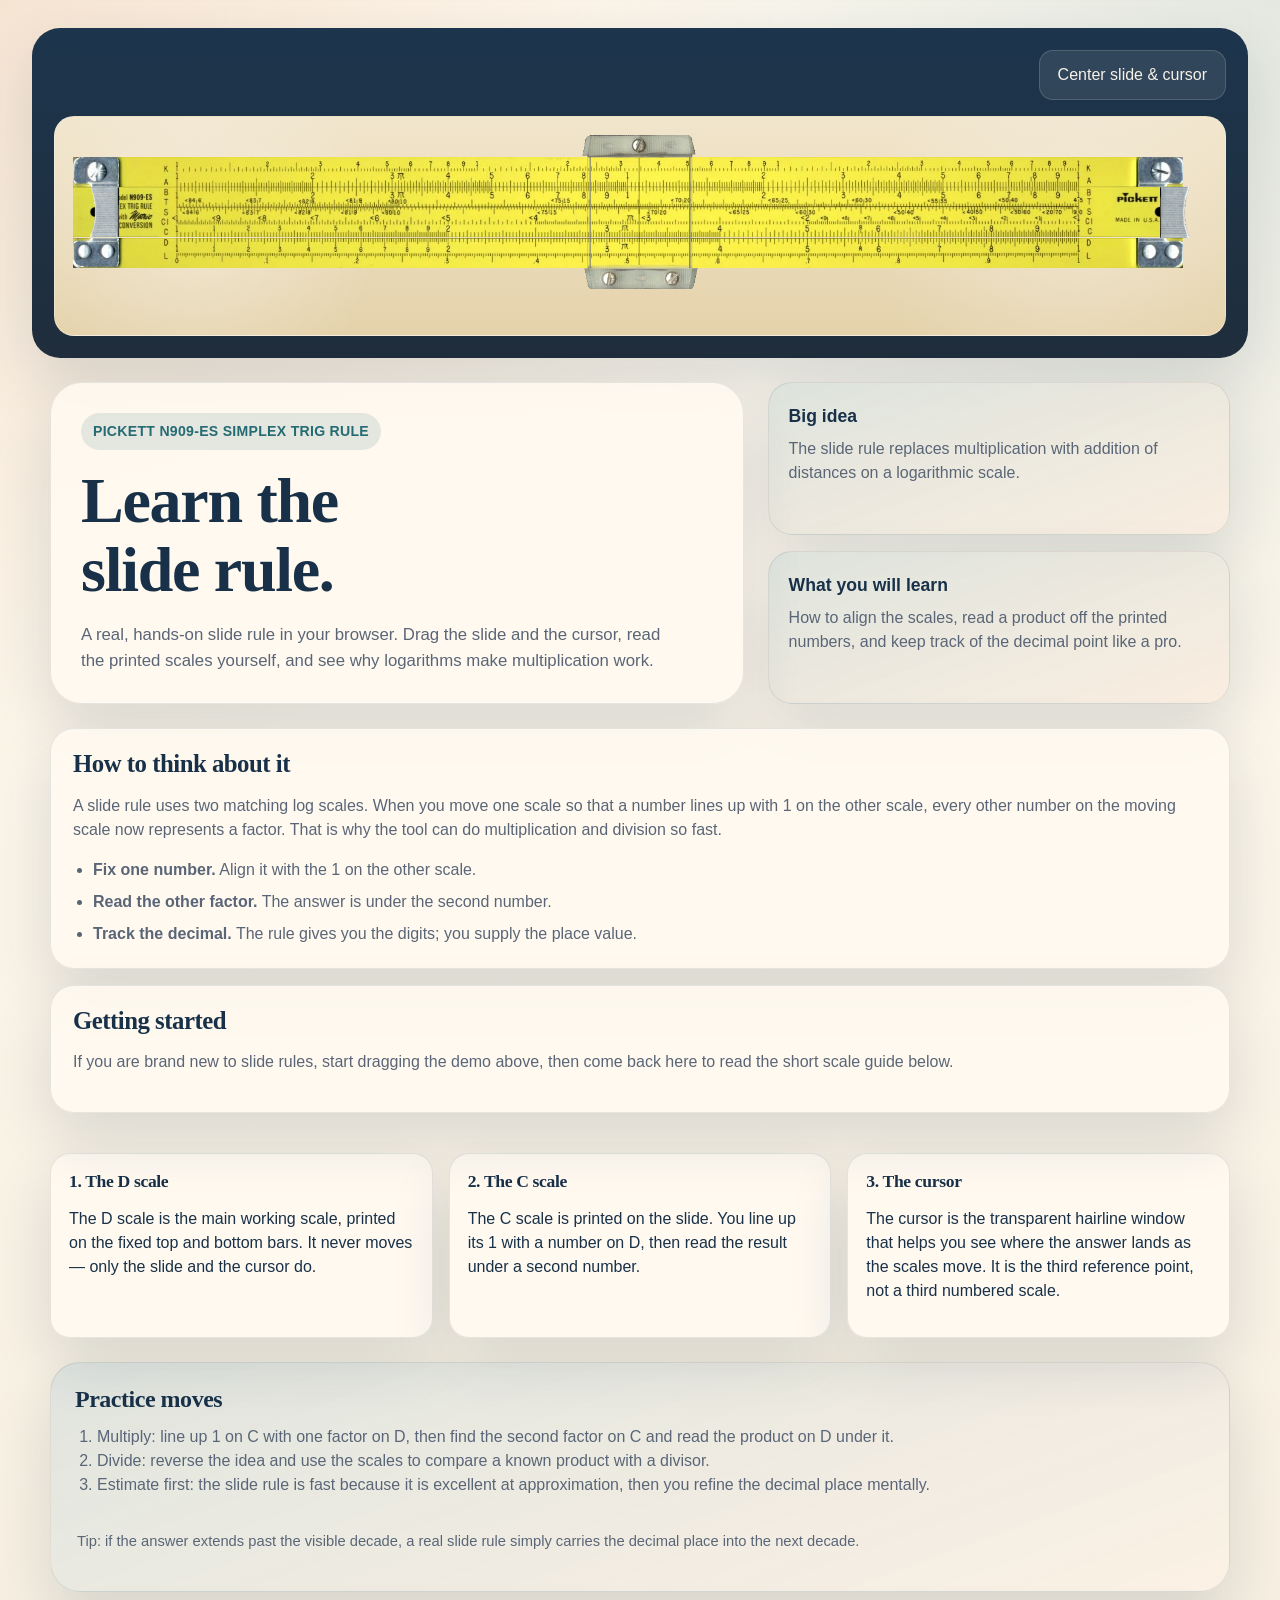
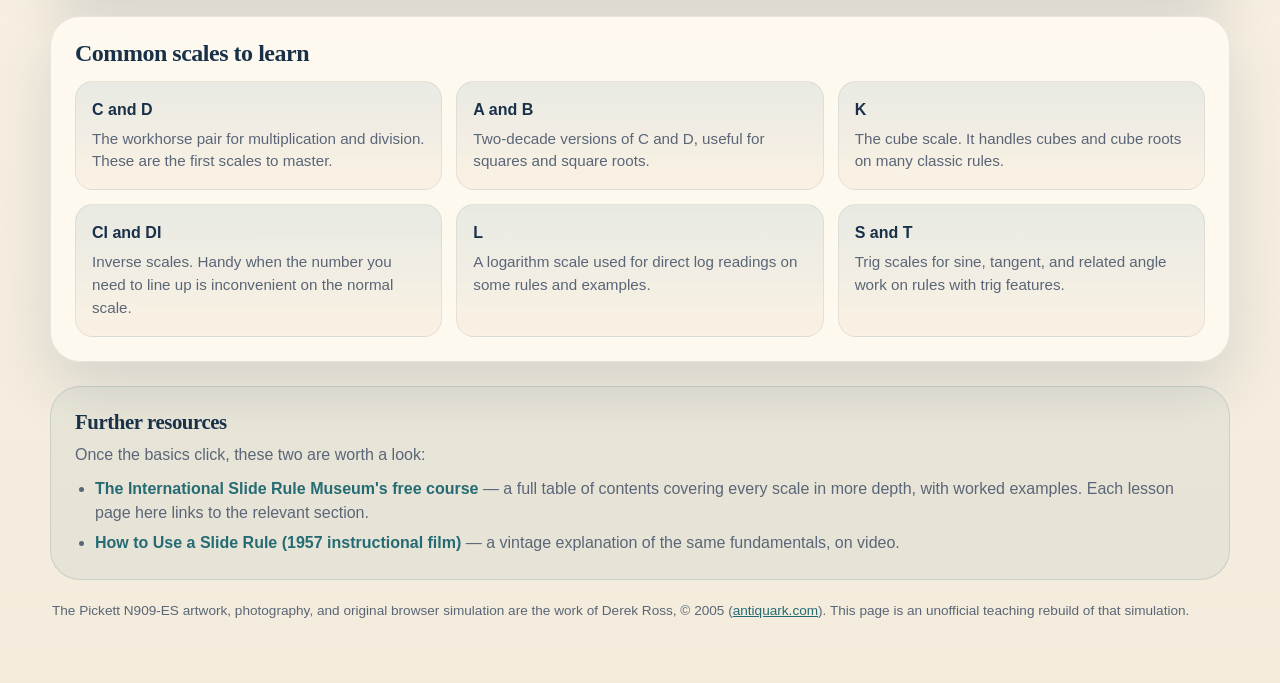
<file: index.html>
<!DOCTYPE html>
<html lang="en">
<head>
  <meta charset="UTF-8">
  <meta name="viewport" content="width=device-width, initial-scale=1.0">
  <title>Learn the Slide Rule</title>
  <link rel="stylesheet" href="rule.css">
  <style>
    :root {
      --paper: #f6f0e3;
      --paper-2: #efe4cf;
      --ink: #183149;
      --muted: #5a6677;
      --accent: #c46b2f;
      --accent-2: #256b74;
      --line: rgba(24, 49, 73, 0.14);
      --shadow: 0 24px 60px rgba(24, 49, 73, 0.14);
      --radius: 24px;
      color-scheme: light;
    }

    * { box-sizing: border-box; }

    html {
      scroll-behavior: smooth;
      background:
        radial-gradient(circle at top left, rgba(197, 107, 47, 0.15), transparent 30%),
        radial-gradient(circle at top right, rgba(37, 107, 116, 0.12), transparent 28%),
        linear-gradient(180deg, #fffaf0 0%, #f3ebdc 100%);
    }

    body {
      margin: 0;
      color: var(--ink);
      font-family: "Avenir Next", "Trebuchet MS", "Segoe UI", sans-serif;
      line-height: 1.5;
      min-height: 100vh;
    }

    body::before {
      content: "";
      position: fixed;
      inset: 0;
      pointer-events: none;
      background-image:
        linear-gradient(rgba(24, 49, 73, 0.03) 1px, transparent 1px),
        linear-gradient(90deg, rgba(24, 49, 73, 0.03) 1px, transparent 1px);
      background-size: 32px 32px;
      mask-image: linear-gradient(180deg, rgba(0, 0, 0, 0.3), transparent 92%);
      opacity: 0.55;
    }

    .page {
      width: min(1900px, calc(100% - 32px));
      margin: 0 auto;
      padding: 28px 0 48px;
      position: relative;
      z-index: 1;
    }

    .content-col {
      width: min(1180px, 100%);
      margin: 0 auto;
    }

    /* On the hub page the rule reads as one flowing page, not a lesson tool you
       need pinned in view, so it scrolls away like everything else. */
    .rule-section {
      position: static;
      background: none;
      backdrop-filter: none;
      box-shadow: none;
      padding: 0;
    }

    .panel-head {
      justify-content: flex-end;
    }

    .hero {
      display: grid;
      grid-template-columns: 1.2fr 0.8fr;
      gap: 24px;
      align-items: stretch;
      margin-bottom: 24px;
      animation: rise 700ms ease both;
    }

    .hero-copy,
    .card {
      background: rgba(255, 250, 241, 0.88);
      border: 1px solid rgba(24, 49, 73, 0.1);
      box-shadow: var(--shadow);
      backdrop-filter: blur(8px);
    }

    .hero-copy {
      border-radius: calc(var(--radius) + 8px);
      padding: 30px;
    }

    .eyebrow {
      display: inline-flex;
      gap: 10px;
      align-items: center;
      padding: 8px 12px;
      border-radius: 999px;
      background: rgba(37, 107, 116, 0.12);
      color: var(--accent-2);
      font-weight: 700;
      font-size: 0.88rem;
      letter-spacing: 0.02em;
      text-transform: uppercase;
    }

    h1, h2, h3 {
      font-family: "Iowan Old Style", "Palatino Linotype", "Book Antiqua", Georgia, serif;
      line-height: 1.08;
      letter-spacing: -0.02em;
      margin: 0;
    }

    h1 {
      font-size: clamp(2.4rem, 5vw, 4.8rem);
      margin-top: 16px;
      max-width: 10ch;
    }

    .lede {
      font-size: 1.05rem;
      color: var(--muted);
      max-width: 65ch;
      margin: 18px 0 0;
    }

    .hero-aside {
      display: grid;
      gap: 16px;
    }

    .stat {
      border-radius: var(--radius);
      padding: 20px;
      background:
        linear-gradient(160deg, rgba(37, 107, 116, 0.15), rgba(196, 107, 47, 0.08)),
        rgba(255, 250, 241, 0.88);
      border: 1px solid rgba(24, 49, 73, 0.1);
      box-shadow: var(--shadow);
    }

    .stat strong {
      display: block;
      font-size: 1.1rem;
      margin-bottom: 8px;
    }

    .stat p {
      margin: 0;
      color: var(--muted);
    }

    .stack {
      display: grid;
      gap: 16px;
    }

    .card {
      border-radius: var(--radius);
      padding: 22px;
    }

    .card h2 {
      font-size: 1.55rem;
      margin-bottom: 10px;
    }

    .card p,
    .card li {
      color: var(--muted);
    }

    .card ul {
      margin: 12px 0 0;
      padding-left: 20px;
    }

    .card li + li {
      margin-top: 8px;
    }

    .lesson-grid {
      display: grid;
      grid-template-columns: repeat(3, minmax(0, 1fr));
      gap: 16px;
      margin-top: 24px;
    }

    .mini {
      border-radius: 20px;
      padding: 18px;
      background: rgba(255, 250, 241, 0.9);
      border: 1px solid rgba(24, 49, 73, 0.1);
      box-shadow: var(--shadow);
    }

    .mini h3 {
      font-size: 1.1rem;
      margin-bottom: 8px;
    }

    .practice {
      margin-top: 24px;
      border-radius: calc(var(--radius) + 6px);
      padding: 24px;
      background:
        linear-gradient(160deg, rgba(37, 107, 116, 0.14), rgba(196, 107, 47, 0.06)),
        rgba(255, 250, 241, 0.92);
      border: 1px solid rgba(24, 49, 73, 0.1);
      box-shadow: var(--shadow);
    }

    .scale-map {
      margin-top: 24px;
      border-radius: calc(var(--radius) + 6px);
      padding: 24px;
      background: rgba(255, 250, 241, 0.9);
      border: 1px solid rgba(24, 49, 73, 0.1);
      box-shadow: var(--shadow);
    }

    .scale-map h2 {
      margin-bottom: 14px;
    }

    .scale-cards {
      display: grid;
      grid-template-columns: repeat(3, minmax(0, 1fr));
      gap: 14px;
    }

    .scale-card {
      border-radius: 18px;
      padding: 16px;
      background: linear-gradient(180deg, rgba(37, 107, 116, 0.1), rgba(196, 107, 47, 0.06));
      border: 1px solid rgba(24, 49, 73, 0.08);
    }

    .scale-card-link {
      display: block;
      color: inherit;
      text-decoration: none;
      transition: transform 160ms ease, box-shadow 160ms ease, border-color 160ms ease;
    }

    .scale-card-link:hover,
    .scale-card-link:focus-visible {
      transform: translateY(-2px);
      box-shadow: 0 18px 32px rgba(24, 49, 73, 0.12);
      border-color: rgba(37, 107, 116, 0.28);
      outline: none;
    }

    .scale-card strong {
      display: block;
      margin-bottom: 6px;
      font-size: 1rem;
    }

    .scale-card p {
      margin: 0;
      color: var(--muted);
      font-size: 0.95rem;
    }

    .practice ol {
      margin: 12px 0 0;
      padding-left: 22px;
      color: var(--muted);
    }

    .footer {
      padding: 18px 2px 0;
      color: var(--muted);
      font-size: 0.92rem;
    }

    .credit {
      margin-top: 20px;
      padding: 0 2px;
      color: var(--muted);
      font-size: 0.85rem;
      line-height: 1.6;
    }

    .credit a {
      color: var(--accent-2);
    }

    .resources {
      margin-top: 24px;
      border-radius: calc(var(--radius) + 6px);
      padding: 24px;
      background: rgba(37, 107, 116, 0.06);
      border: 1px solid rgba(37, 107, 116, 0.16);
    }

    .resources h2 {
      font-size: 1.3rem;
      margin-bottom: 10px;
    }

    .resources ul {
      margin: 0;
      padding-left: 20px;
      color: var(--muted);
    }

    .resources li + li {
      margin-top: 6px;
    }

    .resources a {
      color: var(--accent-2);
      font-weight: 700;
      text-decoration: none;
    }

    .resources a:hover,
    .resources a:focus-visible {
      text-decoration: underline;
    }

    .resources p {
      margin: 0 0 10px;
      color: var(--muted);
    }

    @media (max-width: 980px) {
      .hero,
      .lesson-grid {
        grid-template-columns: 1fr;
      }
    }

    @media (max-width: 640px) {
      .page {
        width: min(100% - 20px, 1180px);
        padding-top: 14px;
      }

      .hero-copy,
      .card,
      .panel,
      .practice {
        padding: 18px;
      }

      .scale-cards {
        grid-template-columns: 1fr;
      }
    }

    @media (prefers-reduced-motion: reduce) {
      html {
        scroll-behavior: auto;
      }

      *,
      *::before,
      *::after {
        animation-duration: 0.01ms !important;
        animation-iteration-count: 1 !important;
        transition-duration: 0.01ms !important;
      }
    }
  </style>
</head>
<body>
  <main class="page">
    <section class="rule-section">
      <div class="rule-section-inner">
        <section class="panel">
          <div class="panel-head">
            <button class="action" id="centerBtn" type="button">Center slide &amp; cursor</button>
          </div>

          <div class="rule" id="rule">
            <div class="rule-stage" id="ruleStage" aria-label="Slide rule front, draggable">
              <img class="rule-piece rule-top" src="extracted_assets/n909-es-stator-front-top.jpg" alt="Top section of the slide rule">
              <div class="rule-slider-wrap" id="slideWrap">
                <img class="rule-piece rule-slider" src="extracted_assets/n909-es-slider-front.jpg" alt="Movable slider section of the rule">
              </div>
              <img class="rule-piece rule-bottom" src="extracted_assets/n909-es-stator-front-bottom.jpg" alt="Bottom section of the slide rule">
              <img class="rule-piece rule-leftbit" src="extracted_assets/n909-es-end-front-left-bit.gif" alt="">
              <img class="rule-piece rule-rightbit" src="extracted_assets/n909-es-end-front-right-bit.gif" alt="">
              <img class="rule-piece" id="cursor" src="extracted_assets/n909-es-cursor.gif" alt="Cursor window">
            </div>
          </div>

        </section>
      </div>
    </section>

    <div class="content-col">
    <section class="hero">
      <div class="hero-copy">
        <div class="eyebrow">Pickett N909-ES simplex trig rule</div>
        <h1>Learn the slide rule.</h1>
        <p class="lede">
          A real, hands-on slide rule in your browser.
          Drag the slide and the cursor, read the printed scales yourself, and see why logarithms make multiplication work.
        </p>
      </div>
      <div class="hero-aside">
        <div class="stat">
          <strong>Big idea</strong>
          <p>The slide rule replaces multiplication with addition of distances on a logarithmic scale.</p>
        </div>
        <div class="stat">
          <strong>What you will learn</strong>
          <p>How to align the scales, read a product off the printed numbers, and keep track of the decimal point like a pro.</p>
        </div>
      </div>
    </section>

    <section class="stack">
      <article class="card">
        <h2>How to think about it</h2>
        <p>
          A slide rule uses two matching log scales. When you move one scale so that a number lines up with 1 on the other scale,
          every other number on the moving scale now represents a factor. That is why the tool can do multiplication and division so fast.
        </p>
        <ul>
          <li><strong>Fix one number.</strong> Align it with the 1 on the other scale.</li>
          <li><strong>Read the other factor.</strong> The answer is under the second number.</li>
          <li><strong>Track the decimal.</strong> The rule gives you the digits; you supply the place value.</li>
        </ul>
      </article>

      <article class="card">
        <h2>Getting started</h2>
        <p>
          If you are brand new to slide rules, start dragging the demo above, then come back here to read the short scale guide below.
        </p>
      </article>

      <div class="lesson-grid">
        <article class="mini">
          <h3>1. The D scale</h3>
          <p>
            The D scale is the main working scale, printed on the fixed top and bottom bars. It never moves &mdash; only the slide and the cursor do.
          </p>
        </article>
        <article class="mini">
          <h3>2. The C scale</h3>
          <p>
            The C scale is printed on the slide. You line up its 1 with a number on D, then read the result under a second number.
          </p>
        </article>
        <article class="mini">
          <h3>3. The cursor</h3>
          <p>
            The cursor is the transparent hairline window that helps you see where the answer lands as the scales move.
            It is the third reference point, not a third numbered scale.
          </p>
        </article>
      </div>
    </section>

    <section class="practice">
      <h2>Practice moves</h2>
      <ol>
        <li>Multiply: line up 1 on C with one factor on D, then find the second factor on C and read the product on D under it.</li>
        <li>Divide: reverse the idea and use the scales to compare a known product with a divisor.</li>
        <li>Estimate first: the slide rule is fast because it is excellent at approximation, then you refine the decimal place mentally.</li>
      </ol>
      <p class="footer">
        Tip: if the answer extends past the visible decade, a real slide rule simply carries the decimal place into the next decade.
      </p>
    </section>

    <section class="scale-map">
      <h2>Common scales to learn</h2>
      <div class="scale-cards">
        <a class="scale-card scale-card-link" href="cd.html">
          <strong>C and D</strong>
          <p>The workhorse pair for multiplication and division. These are the first scales to master.</p>
        </a>
        <a class="scale-card scale-card-link" href="ab.html">
          <strong>A and B</strong>
          <p>Two-decade versions of C and D, useful for squares and square roots.</p>
        </a>
        <a class="scale-card scale-card-link" href="k.html">
          <strong>K</strong>
          <p>The cube scale. It handles cubes and cube roots on many classic rules.</p>
        </a>
        <a class="scale-card scale-card-link" href="ci-di.html">
          <strong>CI and DI</strong>
          <p>Inverse scales. Handy when the number you need to line up is inconvenient on the normal scale.</p>
        </a>
        <a class="scale-card scale-card-link" href="l.html">
          <strong>L</strong>
          <p>A logarithm scale used for direct log readings on some rules and examples.</p>
        </a>
        <a class="scale-card scale-card-link" href="s-t.html">
          <strong>S and T</strong>
          <p>Trig scales for sine, tangent, and related angle work on rules with trig features.</p>
        </a>
      </div>
    </section>

    <section class="resources">
      <h2>Further resources</h2>
      <p>Once the basics click, these two are worth a look:</p>
      <ul>
        <li><a href="https://sliderulemuseum.com/SR_Course.shtml">The International Slide Rule Museum's free course</a> &mdash; a full table of contents covering every scale in more depth, with worked examples. Each lesson page here links to the relevant section.</li>
        <li><a href="https://www.youtube.com/watch?v=oYQdKbQ-sgM">How to Use a Slide Rule (1957 instructional film)</a> &mdash; a vintage explanation of the same fundamentals, on video.</li>
      </ul>
    </section>

    <p class="credit">
      The Pickett N909-ES artwork, photography, and original browser simulation are the work of Derek Ross,
      &copy; 2005 (<a href="http://www.antiquark.com/2005/02/final-damn-rule.html">antiquark.com</a>). This page is an
      unofficial teaching rebuild of that simulation.
    </p>
    </div>
  </main>

  <script src="window-math.js"></script>
  <script src="rule.js"></script>
  <script src="rule-window.js"></script>
</body>
</html>
</file>
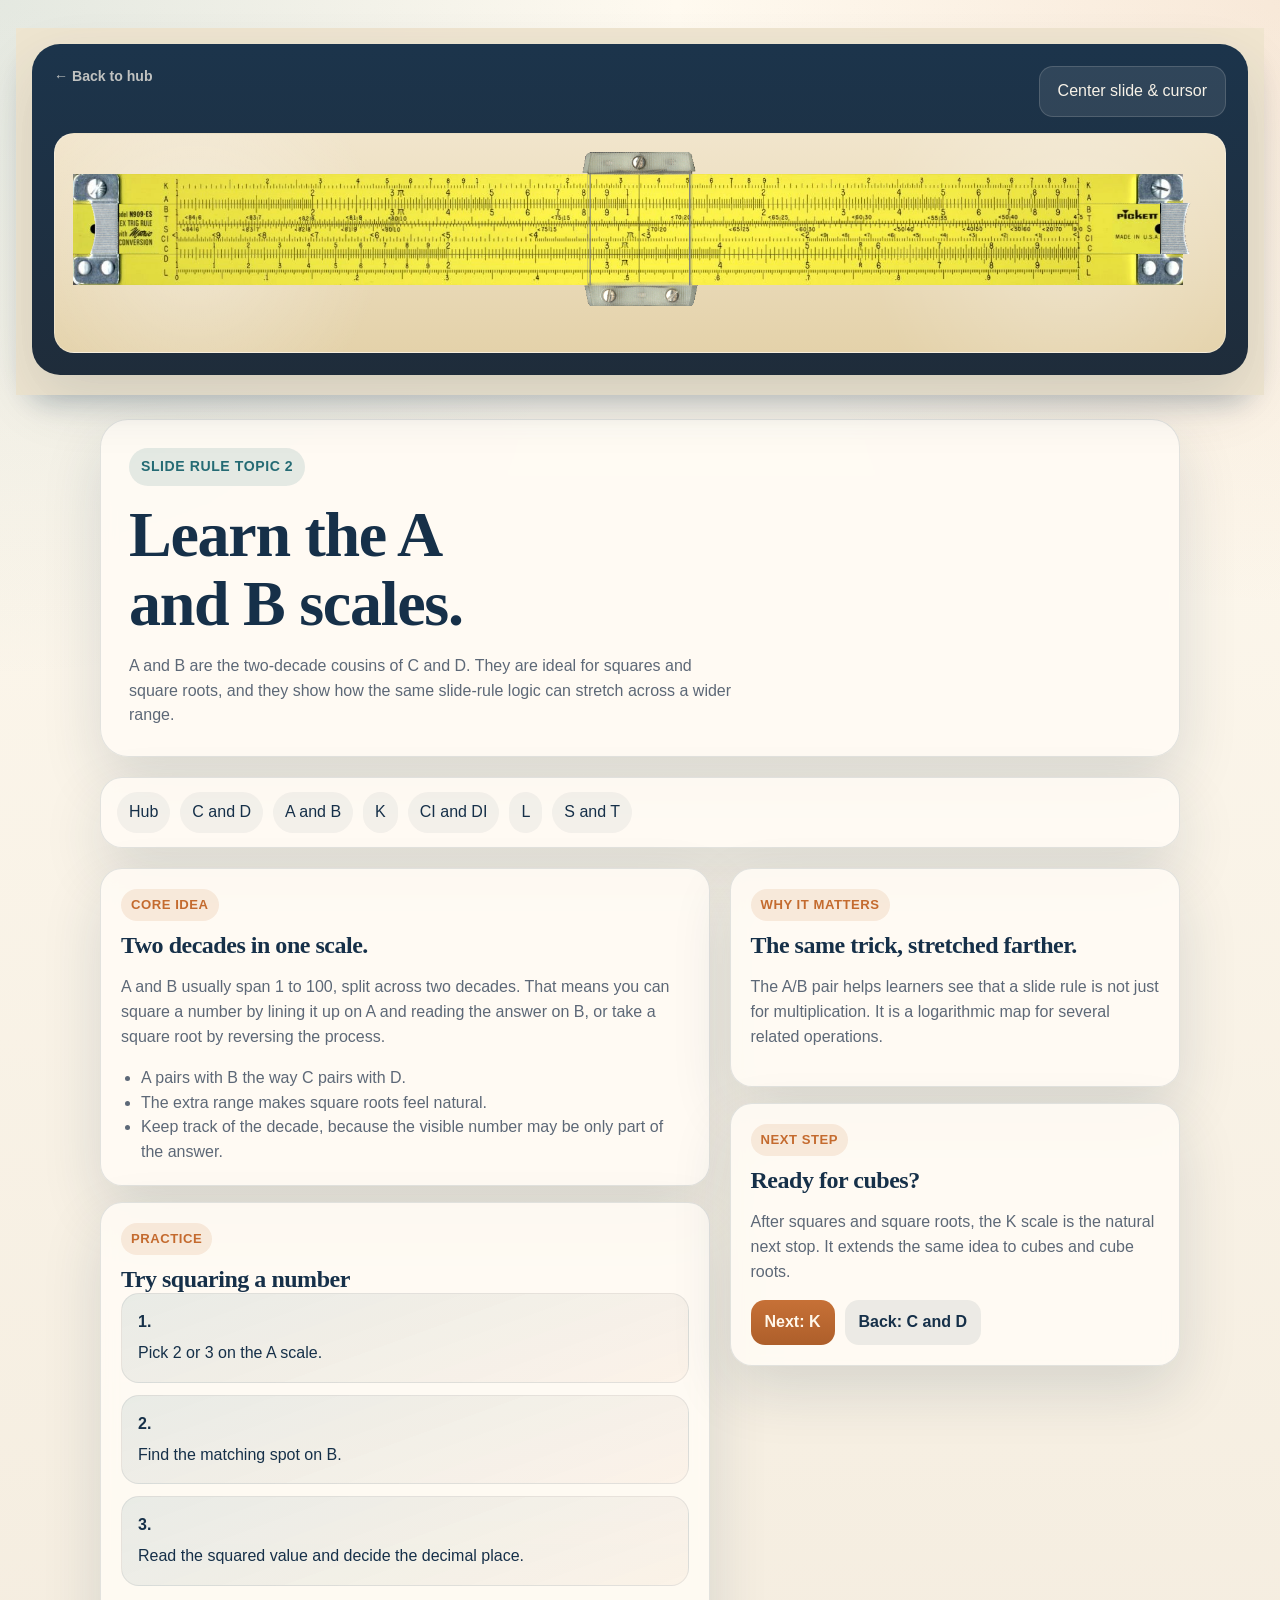
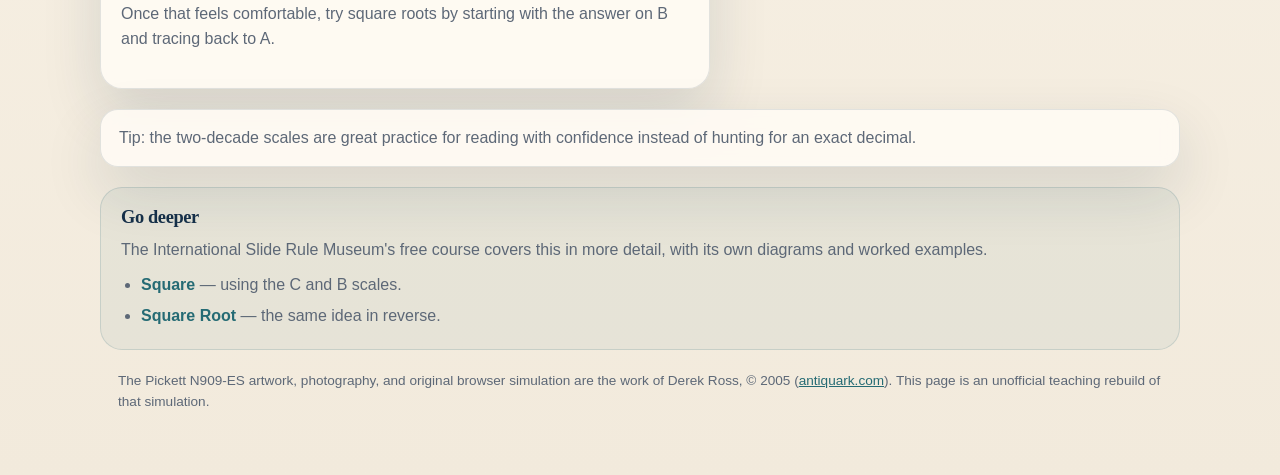
<file: ab.html>
<!DOCTYPE html>
<html lang="en">
<head>
  <meta charset="UTF-8">
  <meta name="viewport" content="width=device-width, initial-scale=1.0">
  <title>A and B Scales</title>
  <link rel="stylesheet" href="topic.css">
  <link rel="stylesheet" href="rule.css">
</head>
<body>
  <main class="page">
    <section class="rule-section">
      <div class="rule-section-inner">
        <section class="panel">
          <div class="panel-head">
            <a class="hub-link" href="index.html">&larr; Back to hub</a>
            <button class="action" id="centerBtn" type="button">Center slide &amp; cursor</button>
          </div>

          <div class="rule" id="rule">
            <div class="rule-stage" id="ruleStage" aria-label="Slide rule front, draggable">
              <img class="rule-piece rule-top" src="extracted_assets/n909-es-stator-front-top.jpg" alt="Top section of the slide rule">
              <div class="rule-slider-wrap" id="slideWrap">
                <img class="rule-piece rule-slider" src="extracted_assets/n909-es-slider-front.jpg" alt="Movable slider section of the rule">
              </div>
              <img class="rule-piece rule-bottom" src="extracted_assets/n909-es-stator-front-bottom.jpg" alt="Bottom section of the slide rule">
              <img class="rule-piece rule-leftbit" src="extracted_assets/n909-es-end-front-left-bit.gif" alt="">
              <img class="rule-piece rule-rightbit" src="extracted_assets/n909-es-end-front-right-bit.gif" alt="">
              <img class="rule-piece" id="cursor" src="extracted_assets/n909-es-cursor.gif" alt="Cursor window">
            </div>
          </div>

        </section>
      </div>
    </section>

    <div class="content-col">
    <section class="hero">
      <div class="eyebrow">Slide Rule Topic 2</div>
      <h1>Learn the A and B scales.</h1>
      <p class="lede">
        A and B are the two-decade cousins of C and D. They are ideal for squares and square roots, and they show how
        the same slide-rule logic can stretch across a wider range.
      </p>
    </section>

    <nav class="nav" aria-label="Topic navigation">
      <a href="index.html">Hub</a>
      <a href="cd.html">C and D</a>
      <a href="ab.html">A and B</a>
      <a href="k.html">K</a>
      <a href="ci-di.html">CI and DI</a>
      <a href="l.html">L</a>
      <a href="s-t.html">S and T</a>
    </nav>

    <section class="grid">
      <div class="stack">
        <article class="card">
          <div class="badge">Core idea</div>
          <h2>Two decades in one scale.</h2>
          <p>
            A and B usually span 1 to 100, split across two decades. That means you can square a number by lining it up
            on A and reading the answer on B, or take a square root by reversing the process.
          </p>
          <ul>
            <li>A pairs with B the way C pairs with D.</li>
            <li>The extra range makes square roots feel natural.</li>
            <li>Keep track of the decade, because the visible number may be only part of the answer.</li>
          </ul>
        </article>

        <article class="card">
          <div class="badge">Practice</div>
          <h2>Try squaring a number</h2>
          <div class="step"><strong>1.</strong> Pick 2 or 3 on the A scale.</div>
          <div class="step"><strong>2.</strong> Find the matching spot on B.</div>
          <div class="step"><strong>3.</strong> Read the squared value and decide the decimal place.</div>
          <p>
            Once that feels comfortable, try square roots by starting with the answer on B and tracing back to A.
          </p>
        </article>
      </div>

      <aside class="stack">
        <article class="card">
          <div class="badge">Why it matters</div>
          <h2>The same trick, stretched farther.</h2>
          <p>
            The A/B pair helps learners see that a slide rule is not just for multiplication. It is a logarithmic map
            for several related operations.
          </p>
        </article>

        <article class="card">
          <div class="badge">Next step</div>
          <h2>Ready for cubes?</h2>
          <p>
            After squares and square roots, the K scale is the natural next stop. It extends the same idea to cubes and
            cube roots.
          </p>
          <div class="next">
            <a class="button" href="k.html">Next: K</a>
            <a class="button secondary" href="cd.html">Back: C and D</a>
          </div>
        </article>
      </aside>
    </section>

    <div class="footer">
      Tip: the two-decade scales are great practice for reading with confidence instead of hunting for an exact decimal.
    </div>

    <section class="resources">
      <h2>Go deeper</h2>
      <p>The International Slide Rule Museum's free course covers this in more detail, with its own diagrams and worked examples.</p>
      <ul>
        <li><a href="https://sliderulemuseum.com/SR_Course.shtml#14">Square</a> &mdash; using the C and B scales.</li>
        <li><a href="https://sliderulemuseum.com/SR_Course.shtml#15">Square Root</a> &mdash; the same idea in reverse.</li>
      </ul>
    </section>

    <p class="credit">
      The Pickett N909-ES artwork, photography, and original browser simulation are the work of Derek Ross,
      &copy; 2005 (<a href="http://www.antiquark.com/2005/02/final-damn-rule.html">antiquark.com</a>). This page is an
      unofficial teaching rebuild of that simulation.
    </p>
  </div>
  </main>

  <script src="teaching-math.js"></script>
  <script src="window-math.js"></script>
  <script src="rule.js"></script>
  <script src="rule-window.js"></script>
  <script src="teaching.js"></script>
  <script src="phone-lessons.js"></script>
</body>
</html>
</file>
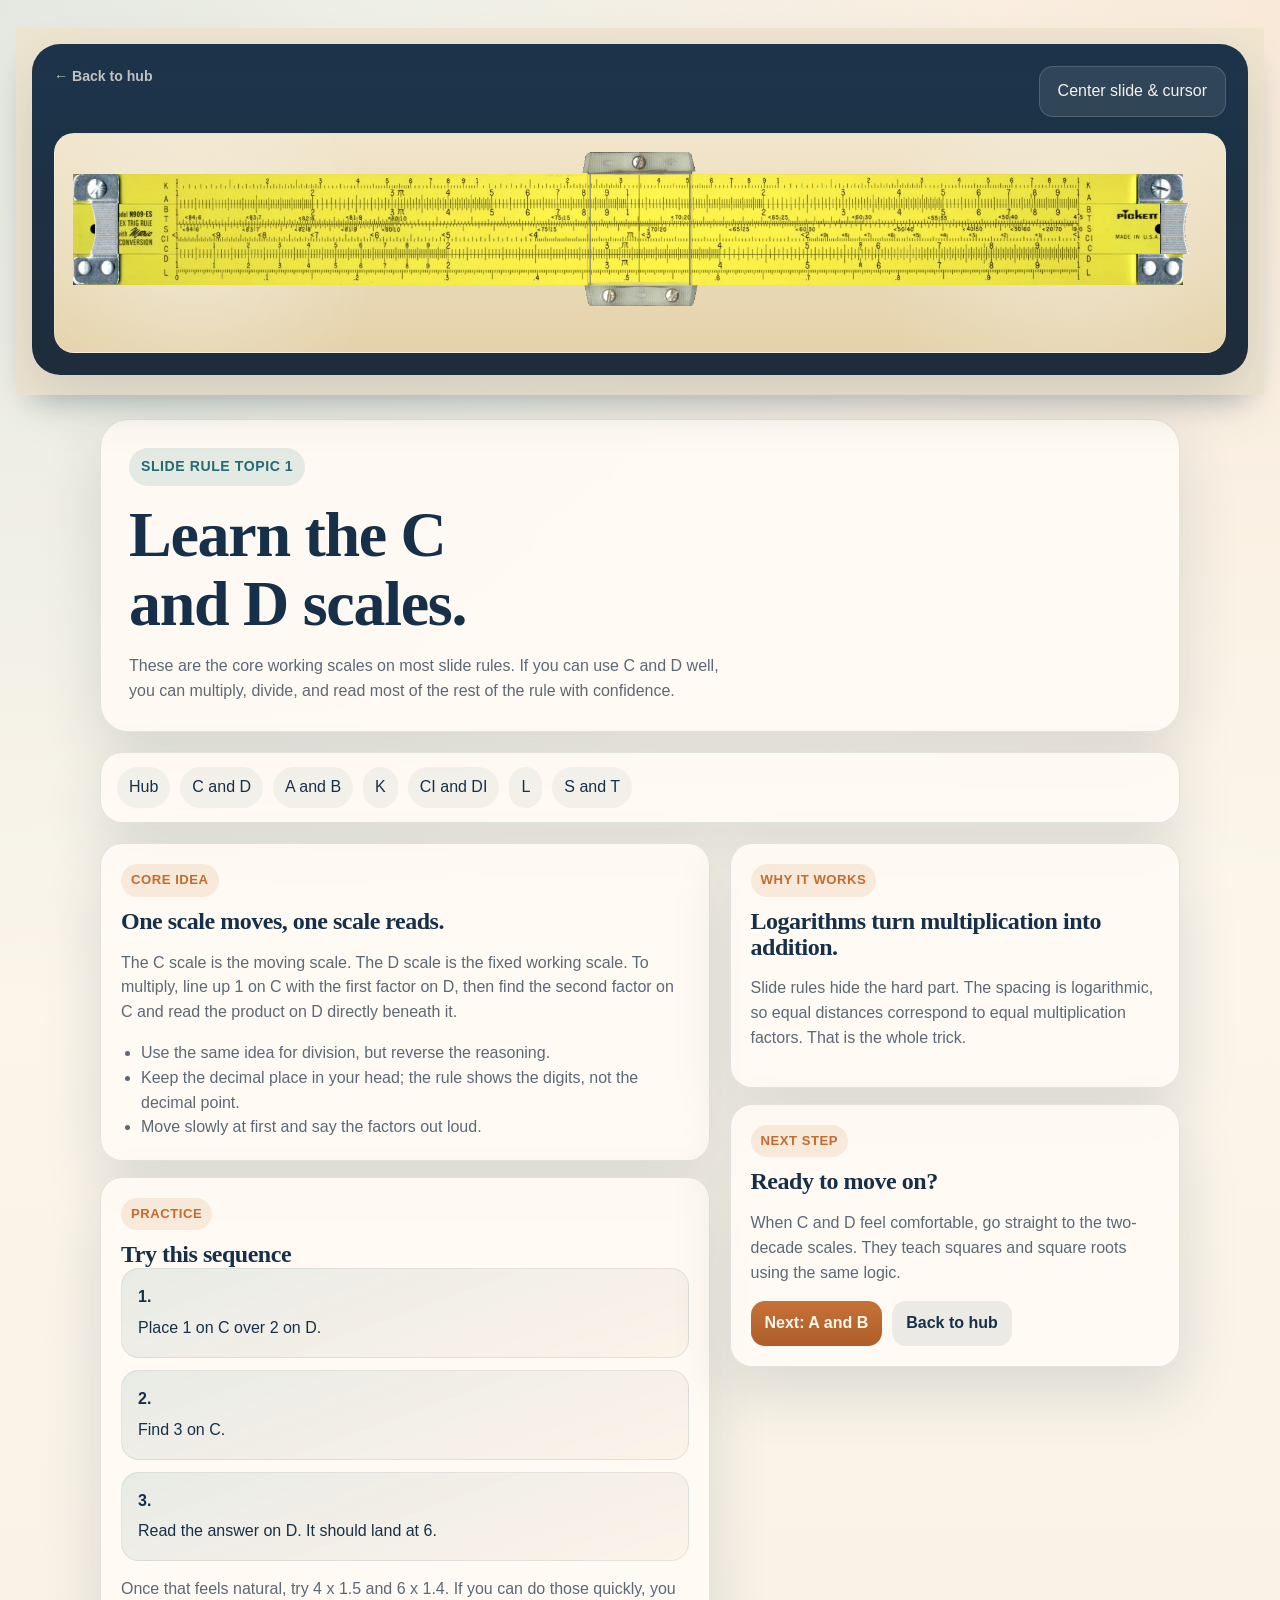
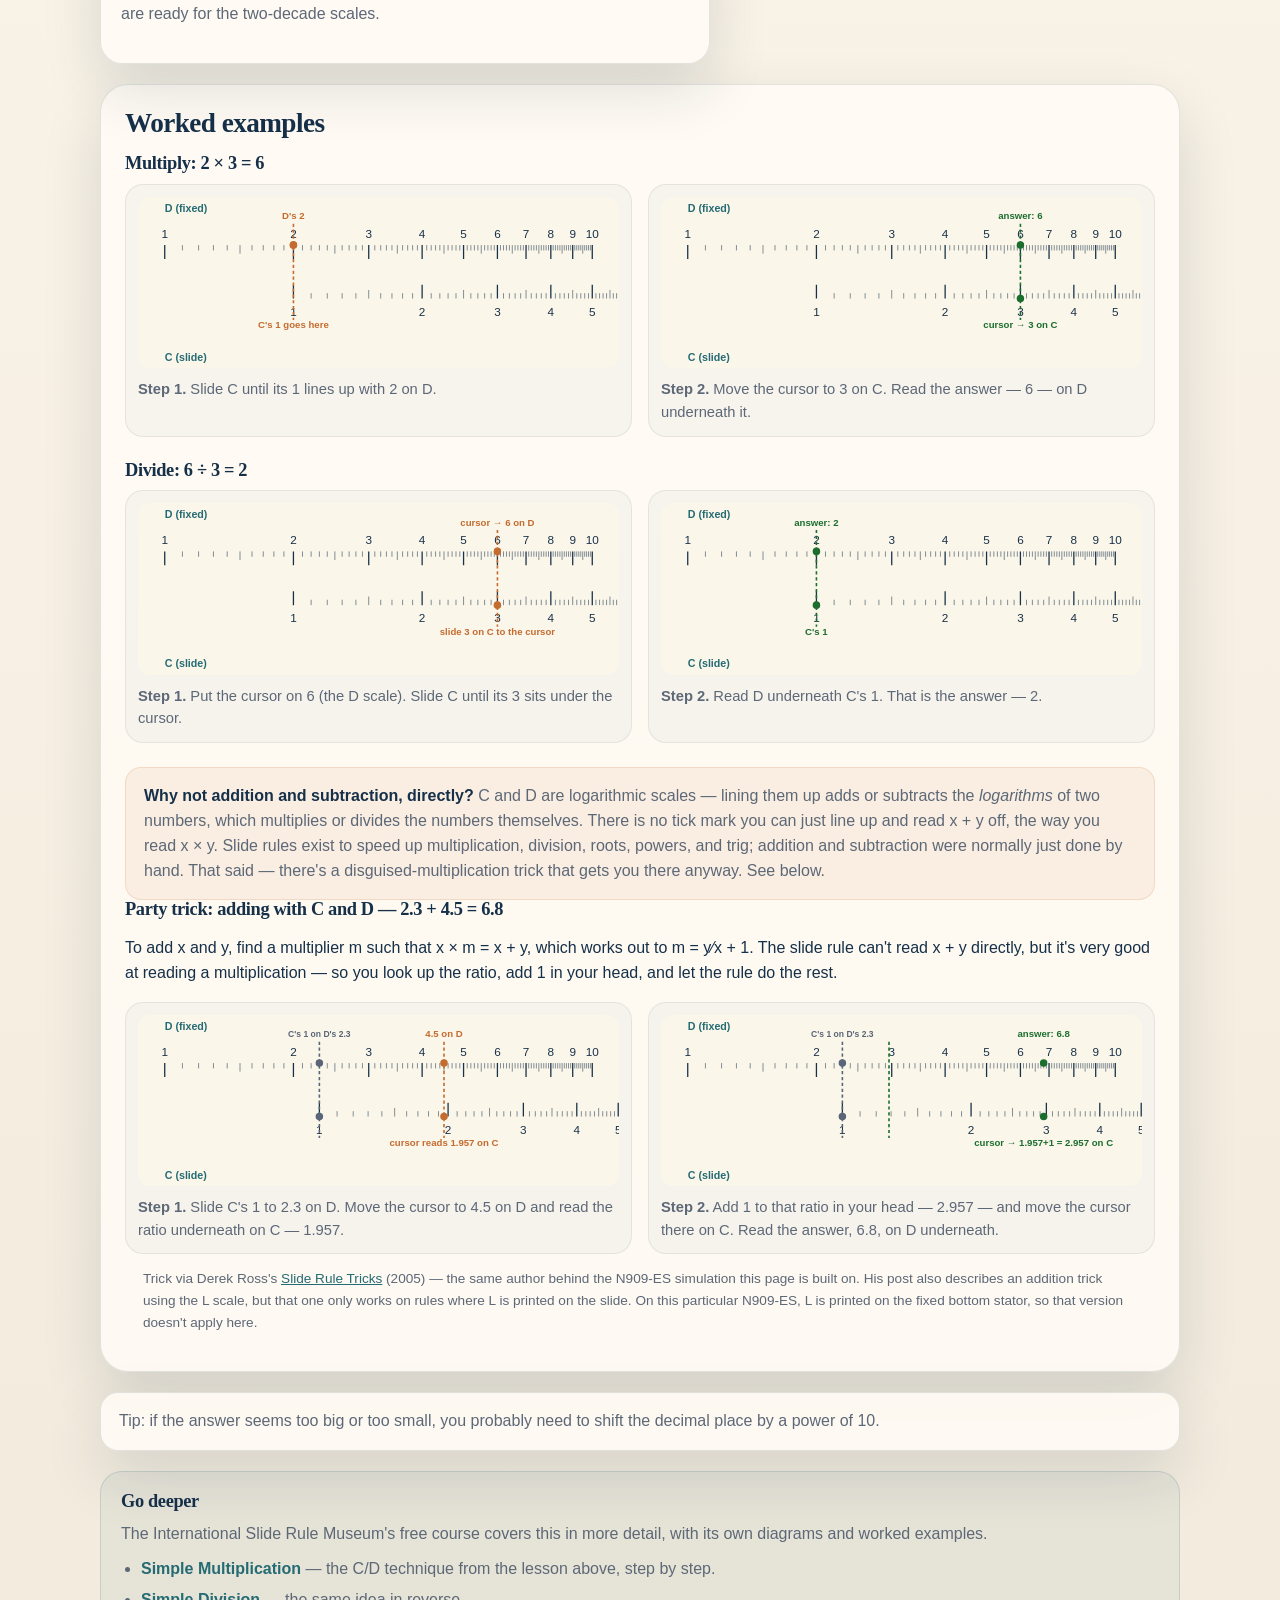
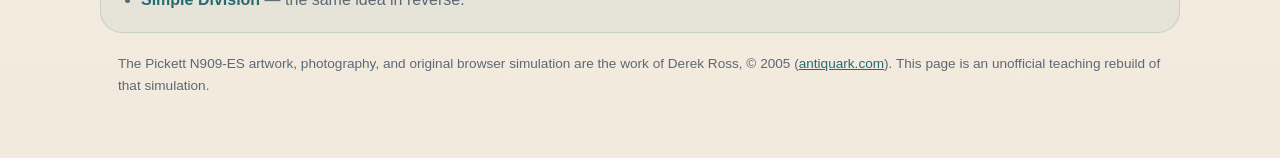
<file: cd.html>
<!DOCTYPE html>
<html lang="en">
<head>
  <meta charset="UTF-8">
  <meta name="viewport" content="width=device-width, initial-scale=1.0">
  <title>C and D Scales</title>
  <link rel="stylesheet" href="topic.css">
  <link rel="stylesheet" href="rule.css">
</head>
<body>
  <main class="page">
    <section class="rule-section">
      <div class="rule-section-inner">
        <section class="panel">
          <div class="panel-head">
            <a class="hub-link" href="index.html">&larr; Back to hub</a>
            <button class="action" id="centerBtn" type="button">Center slide &amp; cursor</button>
          </div>

          <div class="rule" id="rule">
            <div class="rule-stage" id="ruleStage" aria-label="Slide rule front, draggable">
              <img class="rule-piece rule-top" src="extracted_assets/n909-es-stator-front-top.jpg" alt="Top section of the slide rule">
              <div class="rule-slider-wrap" id="slideWrap">
                <img class="rule-piece rule-slider" src="extracted_assets/n909-es-slider-front.jpg" alt="Movable slider section of the rule">
              </div>
              <img class="rule-piece rule-bottom" src="extracted_assets/n909-es-stator-front-bottom.jpg" alt="Bottom section of the slide rule">
              <img class="rule-piece rule-leftbit" src="extracted_assets/n909-es-end-front-left-bit.gif" alt="">
              <img class="rule-piece rule-rightbit" src="extracted_assets/n909-es-end-front-right-bit.gif" alt="">
              <img class="rule-piece" id="cursor" src="extracted_assets/n909-es-cursor.gif" alt="Cursor window">
            </div>
          </div>

        </section>
      </div>
    </section>

    <div class="content-col">
    <section class="hero">
      <div class="eyebrow">Slide Rule Topic 1</div>
      <h1>Learn the C and D scales.</h1>
      <p class="lede">
        These are the core working scales on most slide rules. If you can use C and D well, you can multiply, divide,
        and read most of the rest of the rule with confidence.
      </p>
    </section>

    <nav class="nav" aria-label="Topic navigation">
      <a href="index.html">Hub</a>
      <a href="cd.html">C and D</a>
      <a href="ab.html">A and B</a>
      <a href="k.html">K</a>
      <a href="ci-di.html">CI and DI</a>
      <a href="l.html">L</a>
      <a href="s-t.html">S and T</a>
    </nav>

    <section class="grid">
      <div class="stack">
        <article class="card">
          <div class="badge">Core idea</div>
          <h2>One scale moves, one scale reads.</h2>
          <p>
            The C scale is the moving scale. The D scale is the fixed working scale. To multiply, line up 1 on C with
            the first factor on D, then find the second factor on C and read the product on D directly beneath it.
          </p>
          <ul>
            <li>Use the same idea for division, but reverse the reasoning.</li>
            <li>Keep the decimal place in your head; the rule shows the digits, not the decimal point.</li>
            <li>Move slowly at first and say the factors out loud.</li>
          </ul>
        </article>

        <article class="card">
          <div class="badge">Practice</div>
          <h2>Try this sequence</h2>
          <div class="step"><strong>1.</strong> Place 1 on C over 2 on D.</div>
          <div class="step"><strong>2.</strong> Find 3 on C.</div>
          <div class="step"><strong>3.</strong> Read the answer on D. It should land at 6.</div>
          <p>
            Once that feels natural, try 4 x 1.5 and 6 x 1.4. If you can do those quickly, you are ready for the
            two-decade scales.
          </p>
        </article>
      </div>

      <aside class="stack">
        <article class="card">
          <div class="badge">Why it works</div>
          <h2>Logarithms turn multiplication into addition.</h2>
          <p>
            Slide rules hide the hard part. The spacing is logarithmic, so equal distances correspond to equal
            multiplication factors. That is the whole trick.
          </p>
        </article>

        <article class="card">
          <div class="badge">Next step</div>
          <h2>Ready to move on?</h2>
          <p>
            When C and D feel comfortable, go straight to the two-decade scales. They teach squares and square roots
            using the same logic.
          </p>
          <div class="next">
            <a class="button" href="ab.html">Next: A and B</a>
            <a class="button secondary" href="index.html">Back to hub</a>
          </div>
        </article>
      </aside>
    </section>

    <section class="examples">
      <h2>Worked examples</h2>

      <div class="example">
        <h3>Multiply: 2 &times; 3 = 6</h3>
        <div class="example-steps">
          <figure>
            <img src="mult_step1.svg" alt="D scale fixed at 1-10; C scale shifted so its 1 sits over 2 on D">
            <figcaption><strong>Step 1.</strong> Slide C until its 1 lines up with 2 on D.</figcaption>
          </figure>
          <figure>
            <img src="mult_step2.svg" alt="Cursor moved to 3 on C, lining up with 6 on D">
            <figcaption><strong>Step 2.</strong> Move the cursor to 3 on C. Read the answer &mdash; 6 &mdash; on D underneath it.</figcaption>
          </figure>
        </div>
      </div>

      <div class="example">
        <h3>Divide: 6 &divide; 3 = 2</h3>
        <div class="example-steps">
          <figure>
            <img src="div_step1.svg" alt="Cursor placed on 6 on D; C scale shifted so its 3 sits under the cursor">
            <figcaption><strong>Step 1.</strong> Put the cursor on 6 (the D scale). Slide C until its 3 sits under the cursor.</figcaption>
          </figure>
          <figure>
            <img src="div_step2.svg" alt="Reading D underneath C's 1, landing on 2">
            <figcaption><strong>Step 2.</strong> Read D underneath C's 1. That is the answer &mdash; 2.</figcaption>
          </figure>
        </div>
      </div>

      <p class="note">
        <strong>Why not addition and subtraction, directly?</strong> C and D are logarithmic scales &mdash; lining them up
        adds or subtracts the <em>logarithms</em> of two numbers, which multiplies or divides the numbers themselves.
        There is no tick mark you can just line up and read x + y off, the way you read x &times; y. Slide rules exist
        to speed up multiplication, division, roots, powers, and trig; addition and subtraction were normally just
        done by hand. That said &mdash; there's a disguised-multiplication trick that gets you there anyway. See below.
      </p>

      <div class="example">
        <h3>Party trick: adding with C and D &mdash; 2.3 + 4.5 = 6.8</h3>
        <p>
          To add x and y, find a multiplier m such that x &times; m = x + y, which works out to m = y&frasl;x + 1.
          The slide rule can't read x + y directly, but it's very good at reading a multiplication &mdash; so you look
          up the ratio, add 1 in your head, and let the rule do the rest.
        </p>
        <div class="example-steps">
          <figure>
            <img src="add_step1.svg" alt="C's 1 on D's 2.3; cursor moved to D's 4.5 reads 1.957 on C">
            <figcaption><strong>Step 1.</strong> Slide C's 1 to 2.3 on D. Move the cursor to 4.5 on D and read the ratio underneath on C &mdash; 1.957.</figcaption>
          </figure>
          <figure>
            <img src="add_step2.svg" alt="Cursor moved to 2.957 on C (1.957 plus 1), reading 6.8 on D">
            <figcaption><strong>Step 2.</strong> Add 1 to that ratio in your head &mdash; 2.957 &mdash; and move the cursor there on C. Read the answer, 6.8, on D underneath.</figcaption>
          </figure>
        </div>
        <p class="credit" style="margin-top: 14px;">
          Trick via Derek Ross's
          <a href="http://www.antiquark.com/2005/01/slide-rule-tricks.html">Slide Rule Tricks</a> (2005) &mdash; the
          same author behind the N909-ES simulation this page is built on. His post also describes an addition trick
          using the L scale, but that one only works on rules where L is printed on the slide. On this particular
          N909-ES, L is printed on the fixed bottom stator, so that version doesn't apply here.
        </p>
      </div>
    </section>

    <div class="footer">
      Tip: if the answer seems too big or too small, you probably need to shift the decimal place by a power of 10.
    </div>

    <section class="resources">
      <h2>Go deeper</h2>
      <p>The International Slide Rule Museum's free course covers this in more detail, with its own diagrams and worked examples.</p>
      <ul>
        <li><a href="https://sliderulemuseum.com/SR_Course.shtml#1">Simple Multiplication</a> &mdash; the C/D technique from the lesson above, step by step.</li>
        <li><a href="https://sliderulemuseum.com/SR_Course.shtml#5">Simple Division</a> &mdash; the same idea in reverse.</li>
      </ul>
    </section>

    <p class="credit">
      The Pickett N909-ES artwork, photography, and original browser simulation are the work of Derek Ross,
      &copy; 2005 (<a href="http://www.antiquark.com/2005/02/final-damn-rule.html">antiquark.com</a>). This page is an
      unofficial teaching rebuild of that simulation.
    </p>
  </div>
  </main>

  <script src="teaching-math.js"></script>
  <script src="window-math.js"></script>
  <script src="rule.js"></script>
  <script src="rule-window.js"></script>
  <script src="teaching.js"></script>
  <script src="phone-lessons.js"></script>
</body>
</html>
</file>
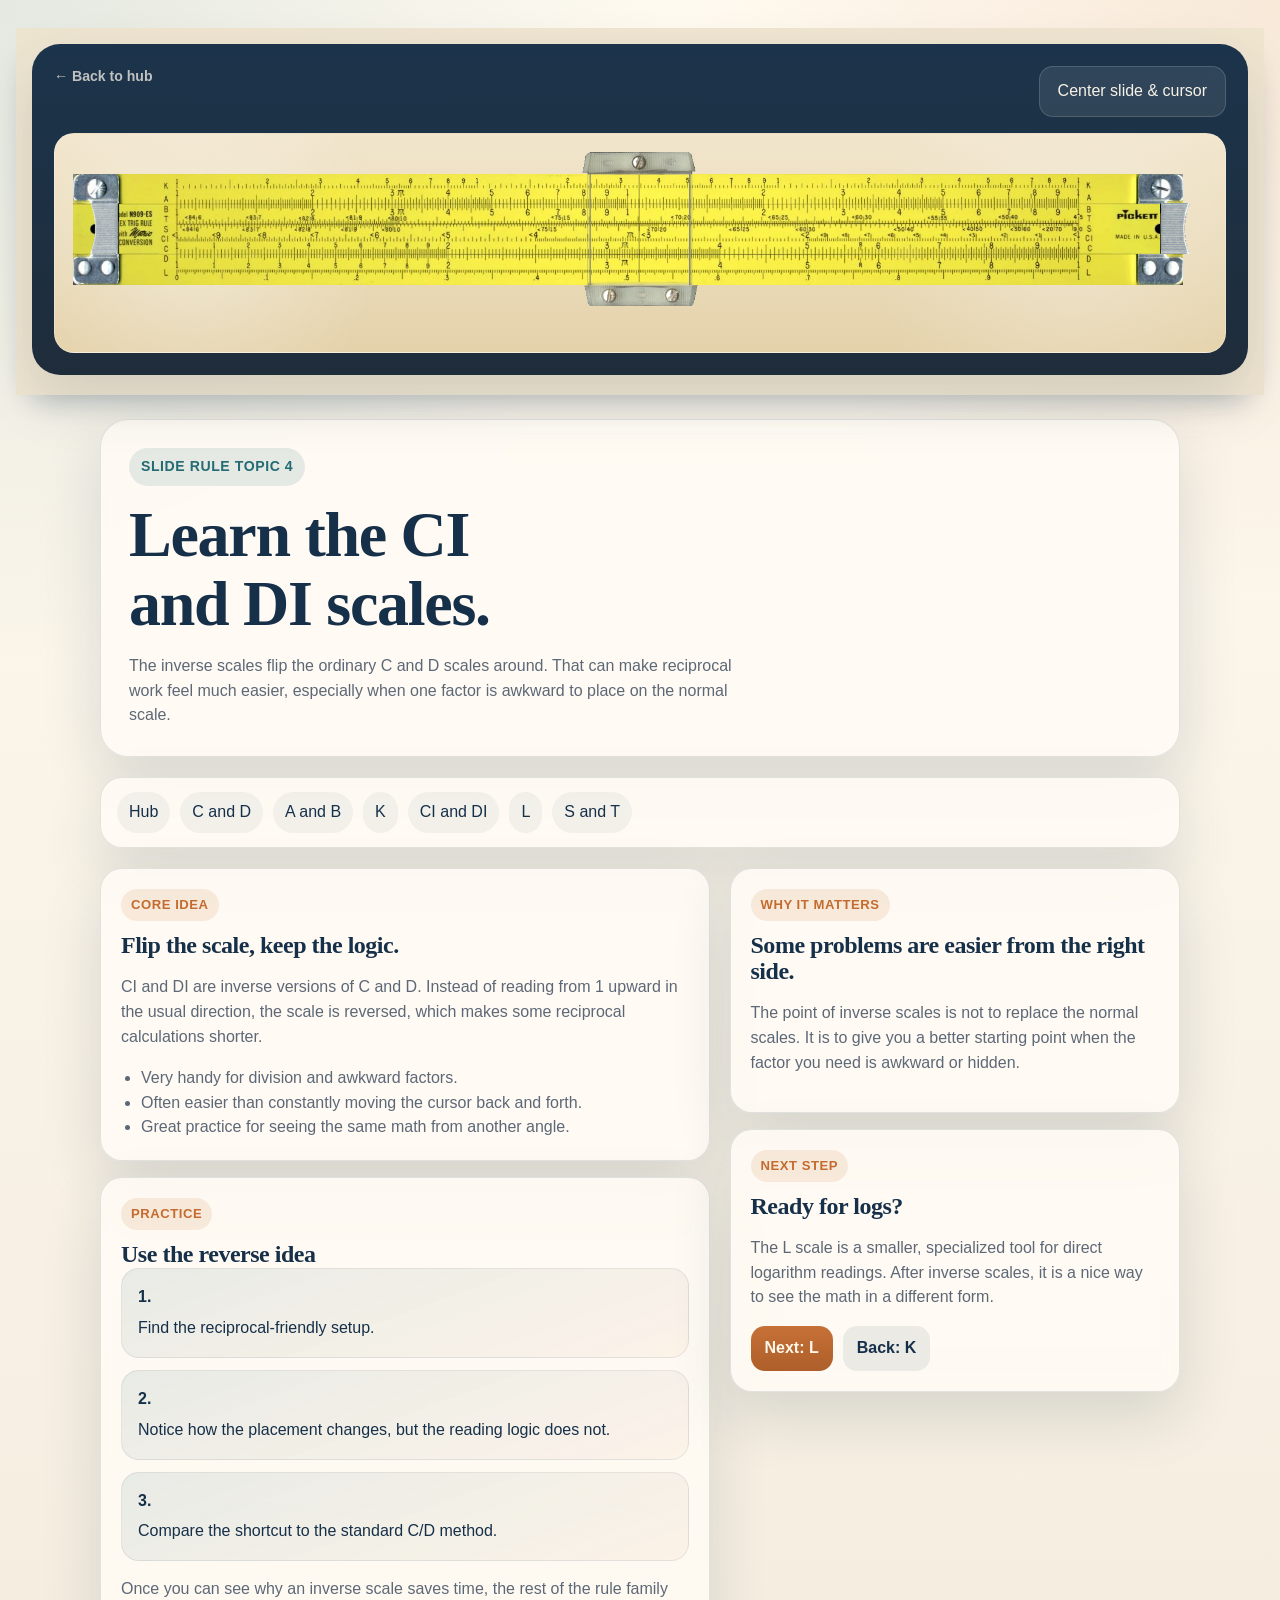
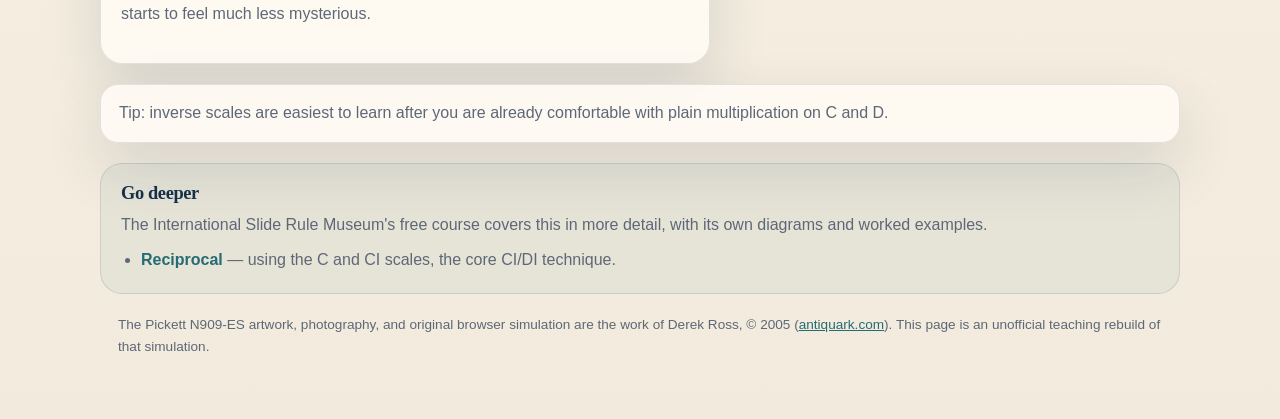
<file: ci-di.html>
<!DOCTYPE html>
<html lang="en">
<head>
  <meta charset="UTF-8">
  <meta name="viewport" content="width=device-width, initial-scale=1.0">
  <title>CI and DI Scales</title>
  <link rel="stylesheet" href="topic.css">
  <link rel="stylesheet" href="rule.css">
</head>
<body>
  <main class="page">
    <section class="rule-section">
      <div class="rule-section-inner">
        <section class="panel">
          <div class="panel-head">
            <a class="hub-link" href="index.html">&larr; Back to hub</a>
            <button class="action" id="centerBtn" type="button">Center slide &amp; cursor</button>
          </div>

          <div class="rule" id="rule">
            <div class="rule-stage" id="ruleStage" aria-label="Slide rule front, draggable">
              <img class="rule-piece rule-top" src="extracted_assets/n909-es-stator-front-top.jpg" alt="Top section of the slide rule">
              <div class="rule-slider-wrap" id="slideWrap">
                <img class="rule-piece rule-slider" src="extracted_assets/n909-es-slider-front.jpg" alt="Movable slider section of the rule">
              </div>
              <img class="rule-piece rule-bottom" src="extracted_assets/n909-es-stator-front-bottom.jpg" alt="Bottom section of the slide rule">
              <img class="rule-piece rule-leftbit" src="extracted_assets/n909-es-end-front-left-bit.gif" alt="">
              <img class="rule-piece rule-rightbit" src="extracted_assets/n909-es-end-front-right-bit.gif" alt="">
              <img class="rule-piece" id="cursor" src="extracted_assets/n909-es-cursor.gif" alt="Cursor window">
            </div>
          </div>

        </section>
      </div>
    </section>

    <div class="content-col">
    <section class="hero">
      <div class="eyebrow">Slide Rule Topic 4</div>
      <h1>Learn the CI and DI scales.</h1>
      <p class="lede">
        The inverse scales flip the ordinary C and D scales around. That can make reciprocal work feel much easier,
        especially when one factor is awkward to place on the normal scale.
      </p>
    </section>

    <nav class="nav" aria-label="Topic navigation">
      <a href="index.html">Hub</a>
      <a href="cd.html">C and D</a>
      <a href="ab.html">A and B</a>
      <a href="k.html">K</a>
      <a href="ci-di.html">CI and DI</a>
      <a href="l.html">L</a>
      <a href="s-t.html">S and T</a>
    </nav>

    <section class="grid">
      <div class="stack">
        <article class="card">
          <div class="badge">Core idea</div>
          <h2>Flip the scale, keep the logic.</h2>
          <p>
            CI and DI are inverse versions of C and D. Instead of reading from 1 upward in the usual direction, the
            scale is reversed, which makes some reciprocal calculations shorter.
          </p>
          <ul>
            <li>Very handy for division and awkward factors.</li>
            <li>Often easier than constantly moving the cursor back and forth.</li>
            <li>Great practice for seeing the same math from another angle.</li>
          </ul>
        </article>

        <article class="card">
          <div class="badge">Practice</div>
          <h2>Use the reverse idea</h2>
          <div class="step"><strong>1.</strong> Find the reciprocal-friendly setup.</div>
          <div class="step"><strong>2.</strong> Notice how the placement changes, but the reading logic does not.</div>
          <div class="step"><strong>3.</strong> Compare the shortcut to the standard C/D method.</div>
          <p>
            Once you can see why an inverse scale saves time, the rest of the rule family starts to feel much less
            mysterious.
          </p>
        </article>
      </div>

      <aside class="stack">
        <article class="card">
          <div class="badge">Why it matters</div>
          <h2>Some problems are easier from the right side.</h2>
          <p>
            The point of inverse scales is not to replace the normal scales. It is to give you a better starting point
            when the factor you need is awkward or hidden.
          </p>
        </article>

        <article class="card">
          <div class="badge">Next step</div>
          <h2>Ready for logs?</h2>
          <p>
            The L scale is a smaller, specialized tool for direct logarithm readings. After inverse scales, it is a
            nice way to see the math in a different form.
          </p>
          <div class="next">
            <a class="button" href="l.html">Next: L</a>
            <a class="button secondary" href="k.html">Back: K</a>
          </div>
        </article>
      </aside>
    </section>

    <div class="footer">
      Tip: inverse scales are easiest to learn after you are already comfortable with plain multiplication on C and D.
    </div>

    <section class="resources">
      <h2>Go deeper</h2>
      <p>The International Slide Rule Museum's free course covers this in more detail, with its own diagrams and worked examples.</p>
      <ul>
        <li><a href="https://sliderulemuseum.com/SR_Course.shtml#6">Reciprocal</a> &mdash; using the C and CI scales, the core CI/DI technique.</li>
      </ul>
    </section>

    <p class="credit">
      The Pickett N909-ES artwork, photography, and original browser simulation are the work of Derek Ross,
      &copy; 2005 (<a href="http://www.antiquark.com/2005/02/final-damn-rule.html">antiquark.com</a>). This page is an
      unofficial teaching rebuild of that simulation.
    </p>
  </div>
  </main>

  <script src="teaching-math.js"></script>
  <script src="window-math.js"></script>
  <script src="rule.js"></script>
  <script src="rule-window.js"></script>
  <script src="teaching.js"></script>
  <script src="phone-lessons.js"></script>
</body>
</html>
</file>
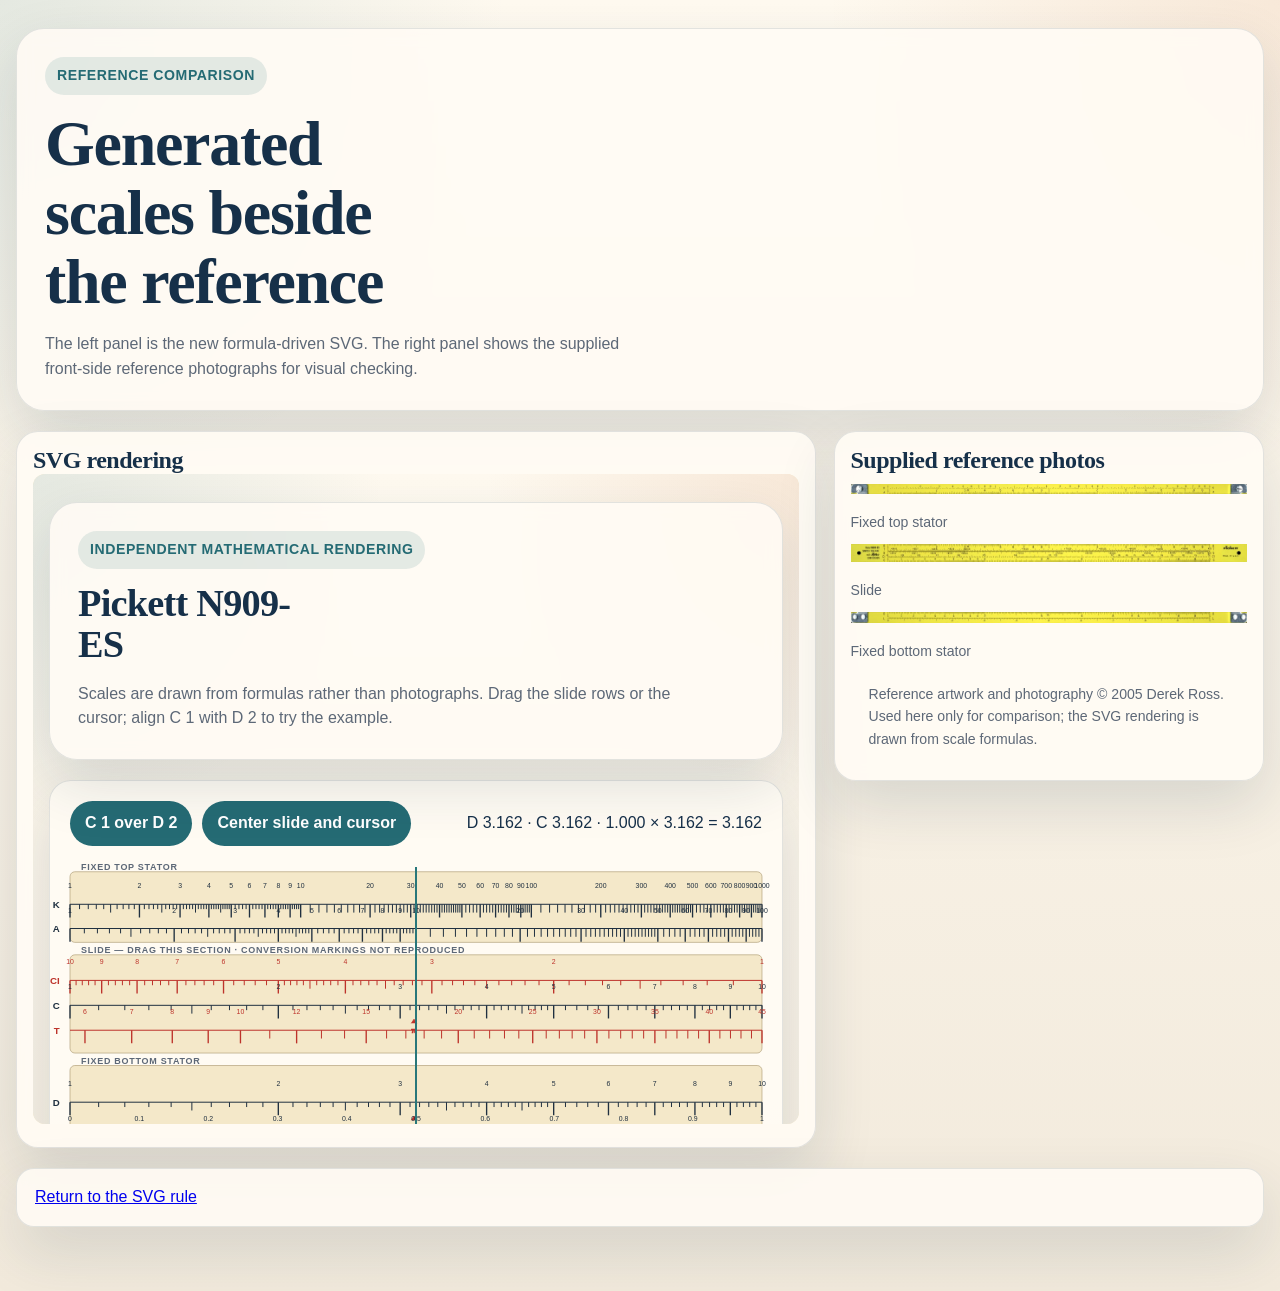
<file: compare-v2.html>
<!doctype html>
<html lang="en">
<head>
  <meta charset="utf-8">
  <meta name="viewport" content="width=device-width, initial-scale=1">
  <title>Compare the N909-ES rendering</title>
  <link rel="stylesheet" href="topic.css">
  <style>
    .comparison { display: grid; grid-template-columns: minmax(0, 1.3fr) minmax(280px, .7fr); gap: 18px; align-items: start; }
    .card { background: rgba(255, 251, 244, .94); border: 1px solid var(--line); border-radius: 22px; box-shadow: var(--shadow); padding: 16px; min-width: 0; }
    iframe { width: 100%; height: 650px; border: 0; border-radius: 12px; background: #f4e8c9; }
    .reference img { display: block; width: 100%; height: auto; margin: 10px 0 18px; }
    .reference figure { margin: 0; }
    .reference figcaption, .credit { color: var(--muted); font-size: .88rem; }
    @media (max-width: 760px) { .comparison { grid-template-columns: 1fr; } iframe { height: 520px; } }
  </style>
</head>
<body>
  <main class="page">
    <section class="hero">
      <span class="eyebrow">Reference comparison</span>
      <h1>Generated scales beside the reference</h1>
      <p class="lede">The left panel is the new formula-driven SVG. The right panel shows the supplied front-side reference photographs for visual checking.</p>
    </section>
    <section class="comparison">
      <div class="card"><h2>SVG rendering</h2><iframe title="Interactive generated N909-ES rule" src="rule-v2.html"></iframe></div>
      <div class="card reference">
        <h2>Supplied reference photos</h2>
        <figure><img src="extracted_assets/n909-es-stator-front-top.jpg" alt="Reference photo of the fixed top stator"><figcaption>Fixed top stator</figcaption></figure>
        <figure><img src="extracted_assets/n909-es-slider-front.jpg" alt="Reference photo of the slide"><figcaption>Slide</figcaption></figure>
        <figure><img src="extracted_assets/n909-es-stator-front-bottom.jpg" alt="Reference photo of the fixed bottom stator"><figcaption>Fixed bottom stator</figcaption></figure>
        <p class="credit">Reference artwork and photography © 2005 Derek Ross. Used here only for comparison; the SVG rendering is drawn from scale formulas.</p>
      </div>
    </section>
    <p class="footer"><a href="rule-v2.html">Return to the SVG rule</a></p>
  </main>
</body>
</html>
</file>
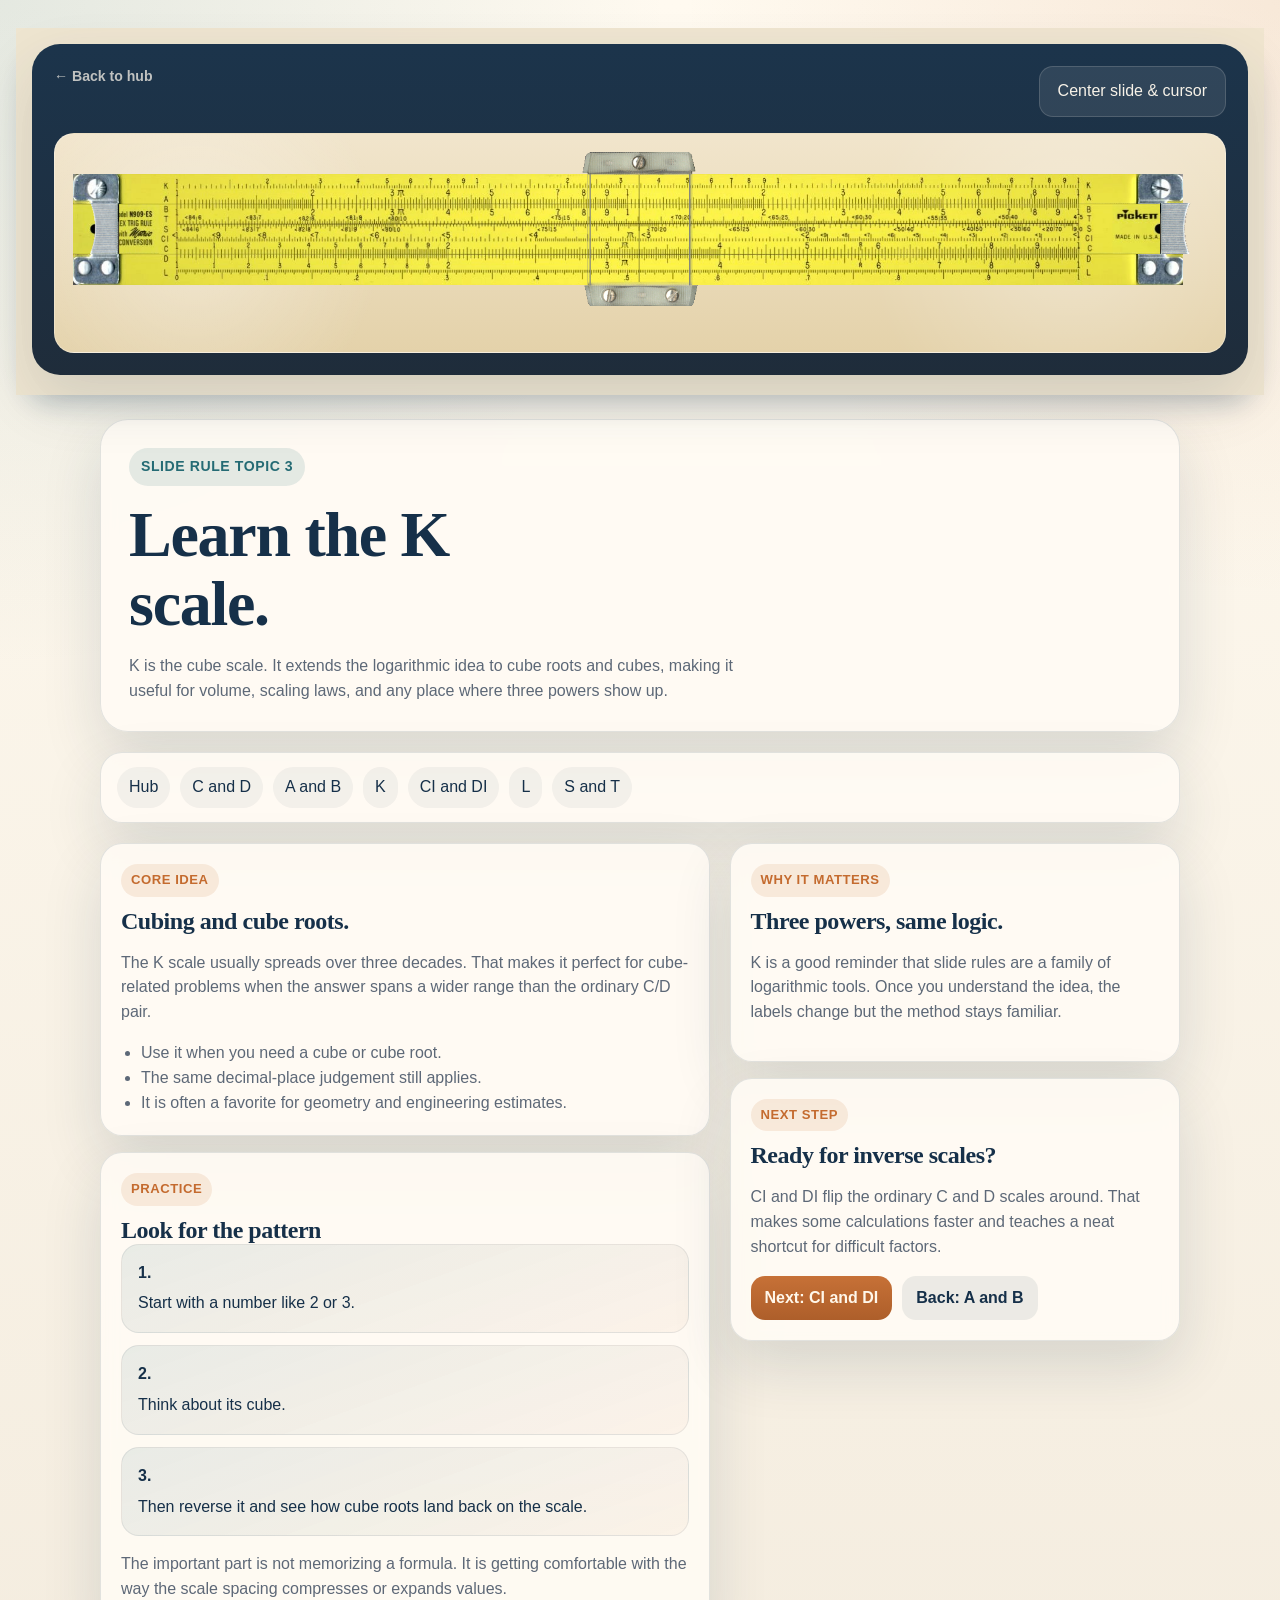
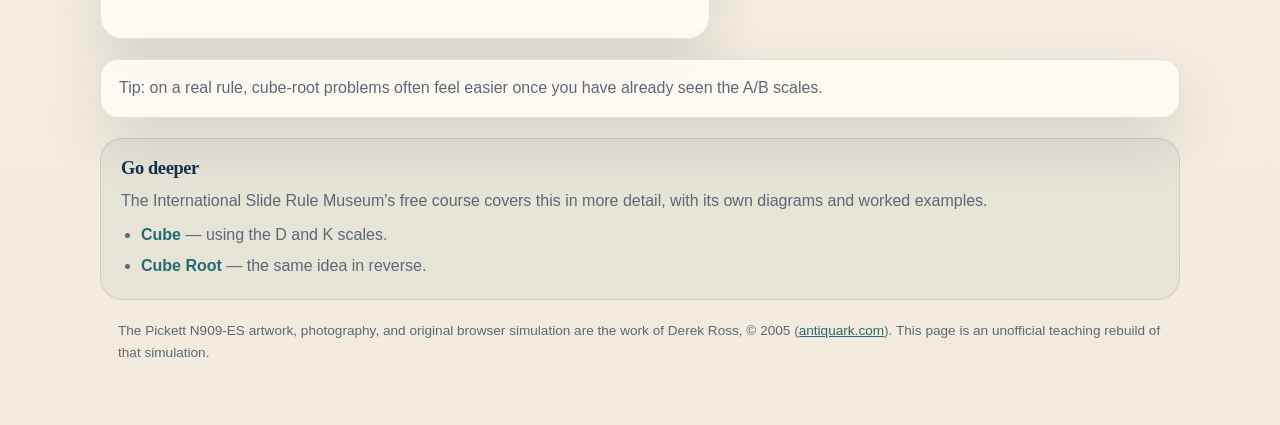
<file: k.html>
<!DOCTYPE html>
<html lang="en">
<head>
  <meta charset="UTF-8">
  <meta name="viewport" content="width=device-width, initial-scale=1.0">
  <title>K Scale</title>
  <link rel="stylesheet" href="topic.css">
  <link rel="stylesheet" href="rule.css">
</head>
<body>
  <main class="page">
    <section class="rule-section">
      <div class="rule-section-inner">
        <section class="panel">
          <div class="panel-head">
            <a class="hub-link" href="index.html">&larr; Back to hub</a>
            <button class="action" id="centerBtn" type="button">Center slide &amp; cursor</button>
          </div>

          <div class="rule" id="rule">
            <div class="rule-stage" id="ruleStage" aria-label="Slide rule front, draggable">
              <img class="rule-piece rule-top" src="extracted_assets/n909-es-stator-front-top.jpg" alt="Top section of the slide rule">
              <div class="rule-slider-wrap" id="slideWrap">
                <img class="rule-piece rule-slider" src="extracted_assets/n909-es-slider-front.jpg" alt="Movable slider section of the rule">
              </div>
              <img class="rule-piece rule-bottom" src="extracted_assets/n909-es-stator-front-bottom.jpg" alt="Bottom section of the slide rule">
              <img class="rule-piece rule-leftbit" src="extracted_assets/n909-es-end-front-left-bit.gif" alt="">
              <img class="rule-piece rule-rightbit" src="extracted_assets/n909-es-end-front-right-bit.gif" alt="">
              <img class="rule-piece" id="cursor" src="extracted_assets/n909-es-cursor.gif" alt="Cursor window">
            </div>
          </div>

        </section>
      </div>
    </section>

    <div class="content-col">
    <section class="hero">
      <div class="eyebrow">Slide Rule Topic 3</div>
      <h1>Learn the K scale.</h1>
      <p class="lede">
        K is the cube scale. It extends the logarithmic idea to cube roots and cubes, making it useful for volume,
        scaling laws, and any place where three powers show up.
      </p>
    </section>

    <nav class="nav" aria-label="Topic navigation">
      <a href="index.html">Hub</a>
      <a href="cd.html">C and D</a>
      <a href="ab.html">A and B</a>
      <a href="k.html">K</a>
      <a href="ci-di.html">CI and DI</a>
      <a href="l.html">L</a>
      <a href="s-t.html">S and T</a>
    </nav>

    <section class="grid">
      <div class="stack">
        <article class="card">
          <div class="badge">Core idea</div>
          <h2>Cubing and cube roots.</h2>
          <p>
            The K scale usually spreads over three decades. That makes it perfect for cube-related problems when the
            answer spans a wider range than the ordinary C/D pair.
          </p>
          <ul>
            <li>Use it when you need a cube or cube root.</li>
            <li>The same decimal-place judgement still applies.</li>
            <li>It is often a favorite for geometry and engineering estimates.</li>
          </ul>
        </article>

        <article class="card">
          <div class="badge">Practice</div>
          <h2>Look for the pattern</h2>
          <div class="step"><strong>1.</strong> Start with a number like 2 or 3.</div>
          <div class="step"><strong>2.</strong> Think about its cube.</div>
          <div class="step"><strong>3.</strong> Then reverse it and see how cube roots land back on the scale.</div>
          <p>
            The important part is not memorizing a formula. It is getting comfortable with the way the scale spacing
            compresses or expands values.
          </p>
        </article>
      </div>

      <aside class="stack">
        <article class="card">
          <div class="badge">Why it matters</div>
          <h2>Three powers, same logic.</h2>
          <p>
            K is a good reminder that slide rules are a family of logarithmic tools. Once you understand the idea, the
            labels change but the method stays familiar.
          </p>
        </article>

        <article class="card">
          <div class="badge">Next step</div>
          <h2>Ready for inverse scales?</h2>
          <p>
            CI and DI flip the ordinary C and D scales around. That makes some calculations faster and teaches a neat
            shortcut for difficult factors.
          </p>
          <div class="next">
            <a class="button" href="ci-di.html">Next: CI and DI</a>
            <a class="button secondary" href="ab.html">Back: A and B</a>
          </div>
        </article>
      </aside>
    </section>

    <div class="footer">
      Tip: on a real rule, cube-root problems often feel easier once you have already seen the A/B scales.
    </div>

    <section class="resources">
      <h2>Go deeper</h2>
      <p>The International Slide Rule Museum's free course covers this in more detail, with its own diagrams and worked examples.</p>
      <ul>
        <li><a href="https://sliderulemuseum.com/SR_Course.shtml#16">Cube</a> &mdash; using the D and K scales.</li>
        <li><a href="https://sliderulemuseum.com/SR_Course.shtml#17">Cube Root</a> &mdash; the same idea in reverse.</li>
      </ul>
    </section>

    <p class="credit">
      The Pickett N909-ES artwork, photography, and original browser simulation are the work of Derek Ross,
      &copy; 2005 (<a href="http://www.antiquark.com/2005/02/final-damn-rule.html">antiquark.com</a>). This page is an
      unofficial teaching rebuild of that simulation.
    </p>
  </div>
  </main>

  <script src="teaching-math.js"></script>
  <script src="window-math.js"></script>
  <script src="rule.js"></script>
  <script src="rule-window.js"></script>
  <script src="teaching.js"></script>
  <script src="phone-lessons.js"></script>
</body>
</html>
</file>
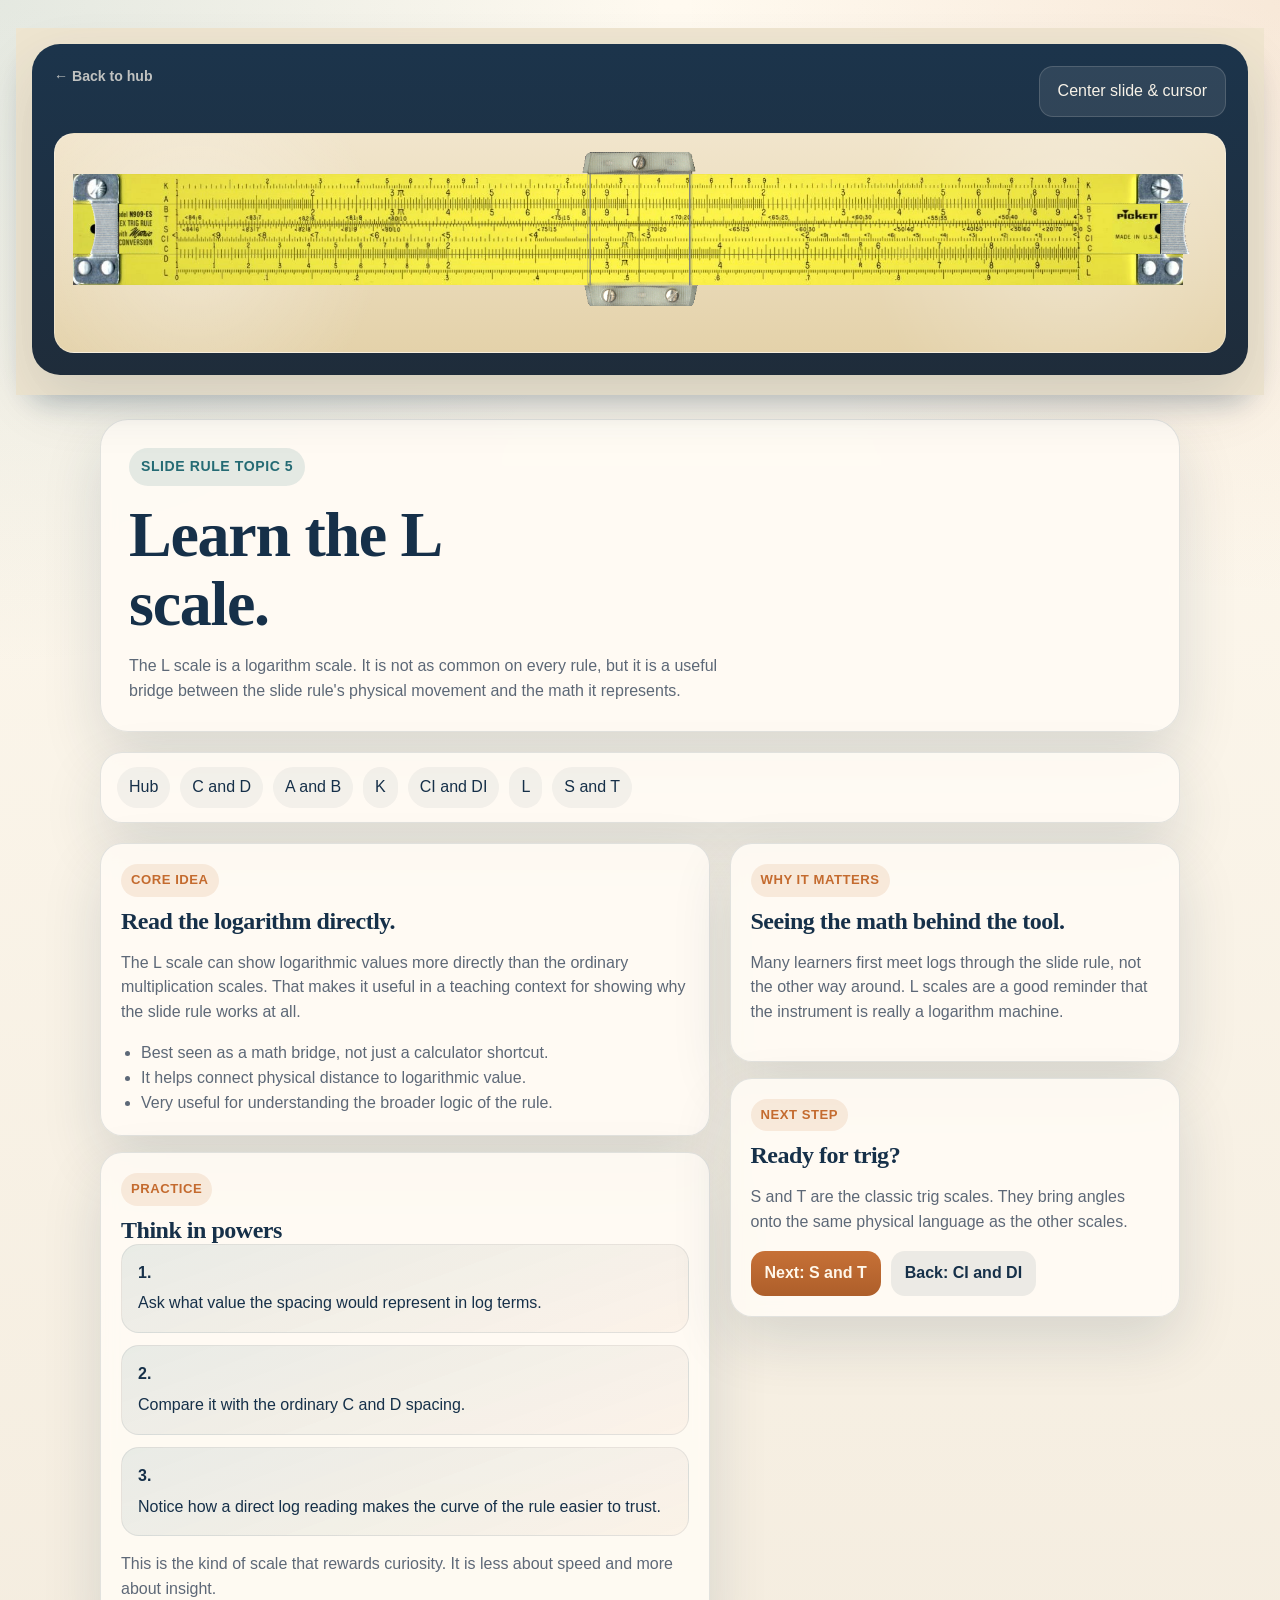
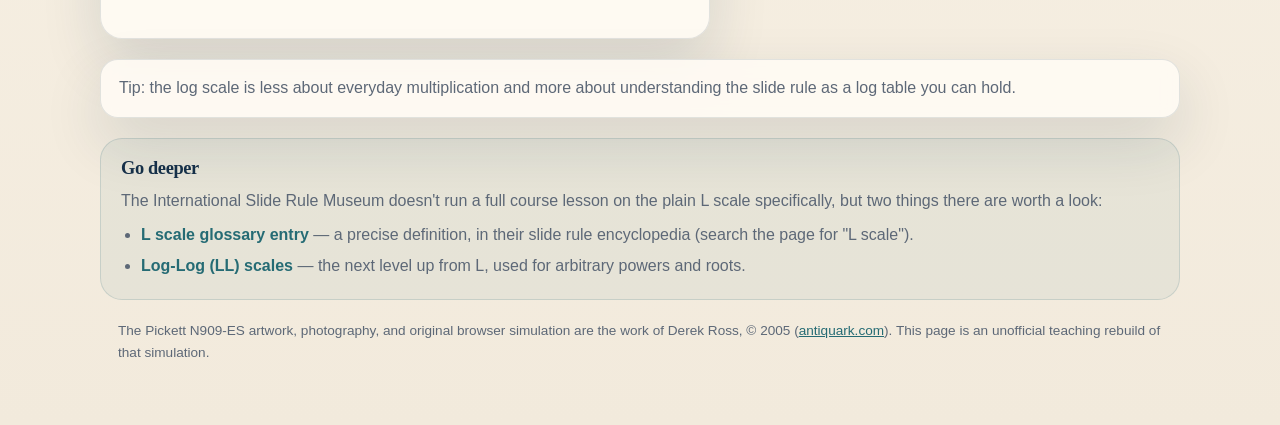
<file: l.html>
<!DOCTYPE html>
<html lang="en">
<head>
  <meta charset="UTF-8">
  <meta name="viewport" content="width=device-width, initial-scale=1.0">
  <title>L Scale</title>
  <link rel="stylesheet" href="topic.css">
  <link rel="stylesheet" href="rule.css">
</head>
<body>
  <main class="page">
    <section class="rule-section">
      <div class="rule-section-inner">
        <section class="panel">
          <div class="panel-head">
            <a class="hub-link" href="index.html">&larr; Back to hub</a>
            <button class="action" id="centerBtn" type="button">Center slide &amp; cursor</button>
          </div>

          <div class="rule" id="rule">
            <div class="rule-stage" id="ruleStage" aria-label="Slide rule front, draggable">
              <img class="rule-piece rule-top" src="extracted_assets/n909-es-stator-front-top.jpg" alt="Top section of the slide rule">
              <div class="rule-slider-wrap" id="slideWrap">
                <img class="rule-piece rule-slider" src="extracted_assets/n909-es-slider-front.jpg" alt="Movable slider section of the rule">
              </div>
              <img class="rule-piece rule-bottom" src="extracted_assets/n909-es-stator-front-bottom.jpg" alt="Bottom section of the slide rule">
              <img class="rule-piece rule-leftbit" src="extracted_assets/n909-es-end-front-left-bit.gif" alt="">
              <img class="rule-piece rule-rightbit" src="extracted_assets/n909-es-end-front-right-bit.gif" alt="">
              <img class="rule-piece" id="cursor" src="extracted_assets/n909-es-cursor.gif" alt="Cursor window">
            </div>
          </div>

        </section>
      </div>
    </section>

    <div class="content-col">
    <section class="hero">
      <div class="eyebrow">Slide Rule Topic 5</div>
      <h1>Learn the L scale.</h1>
      <p class="lede">
        The L scale is a logarithm scale. It is not as common on every rule, but it is a useful bridge between the
        slide rule's physical movement and the math it represents.
      </p>
    </section>

    <nav class="nav" aria-label="Topic navigation">
      <a href="index.html">Hub</a>
      <a href="cd.html">C and D</a>
      <a href="ab.html">A and B</a>
      <a href="k.html">K</a>
      <a href="ci-di.html">CI and DI</a>
      <a href="l.html">L</a>
      <a href="s-t.html">S and T</a>
    </nav>

    <section class="grid">
      <div class="stack">
        <article class="card">
          <div class="badge">Core idea</div>
          <h2>Read the logarithm directly.</h2>
          <p>
            The L scale can show logarithmic values more directly than the ordinary multiplication scales. That makes
            it useful in a teaching context for showing why the slide rule works at all.
          </p>
          <ul>
            <li>Best seen as a math bridge, not just a calculator shortcut.</li>
            <li>It helps connect physical distance to logarithmic value.</li>
            <li>Very useful for understanding the broader logic of the rule.</li>
          </ul>
        </article>

        <article class="card">
          <div class="badge">Practice</div>
          <h2>Think in powers</h2>
          <div class="step"><strong>1.</strong> Ask what value the spacing would represent in log terms.</div>
          <div class="step"><strong>2.</strong> Compare it with the ordinary C and D spacing.</div>
          <div class="step"><strong>3.</strong> Notice how a direct log reading makes the curve of the rule easier to trust.</div>
          <p>
            This is the kind of scale that rewards curiosity. It is less about speed and more about insight.
          </p>
        </article>
      </div>

      <aside class="stack">
        <article class="card">
          <div class="badge">Why it matters</div>
          <h2>Seeing the math behind the tool.</h2>
          <p>
            Many learners first meet logs through the slide rule, not the other way around. L scales are a good reminder
            that the instrument is really a logarithm machine.
          </p>
        </article>

        <article class="card">
          <div class="badge">Next step</div>
          <h2>Ready for trig?</h2>
          <p>
            S and T are the classic trig scales. They bring angles onto the same physical language as the other scales.
          </p>
          <div class="next">
            <a class="button" href="s-t.html">Next: S and T</a>
            <a class="button secondary" href="ci-di.html">Back: CI and DI</a>
          </div>
        </article>
      </aside>
    </section>

    <div class="footer">
      Tip: the log scale is less about everyday multiplication and more about understanding the slide rule as a log table you can hold.
    </div>

    <section class="resources">
      <h2>Go deeper</h2>
      <p>The International Slide Rule Museum doesn't run a full course lesson on the plain L scale specifically, but two things there are worth a look:</p>
      <ul>
        <li><a href="https://sliderulemuseum.com/SR_Terms.shtml#L">L scale glossary entry</a> &mdash; a precise definition, in their slide rule encyclopedia (search the page for "L scale").</li>
        <li><a href="https://sliderulemuseum.com/SR_Course.shtml#18">Log-Log (LL) scales</a> &mdash; the next level up from L, used for arbitrary powers and roots.</li>
      </ul>
    </section>

    <p class="credit">
      The Pickett N909-ES artwork, photography, and original browser simulation are the work of Derek Ross,
      &copy; 2005 (<a href="http://www.antiquark.com/2005/02/final-damn-rule.html">antiquark.com</a>). This page is an
      unofficial teaching rebuild of that simulation.
    </p>
  </div>
  </main>

  <script src="teaching-math.js"></script>
  <script src="window-math.js"></script>
  <script src="rule.js"></script>
  <script src="rule-window.js"></script>
  <script src="teaching.js"></script>
  <script src="phone-lessons.js"></script>
</body>
</html>
</file>
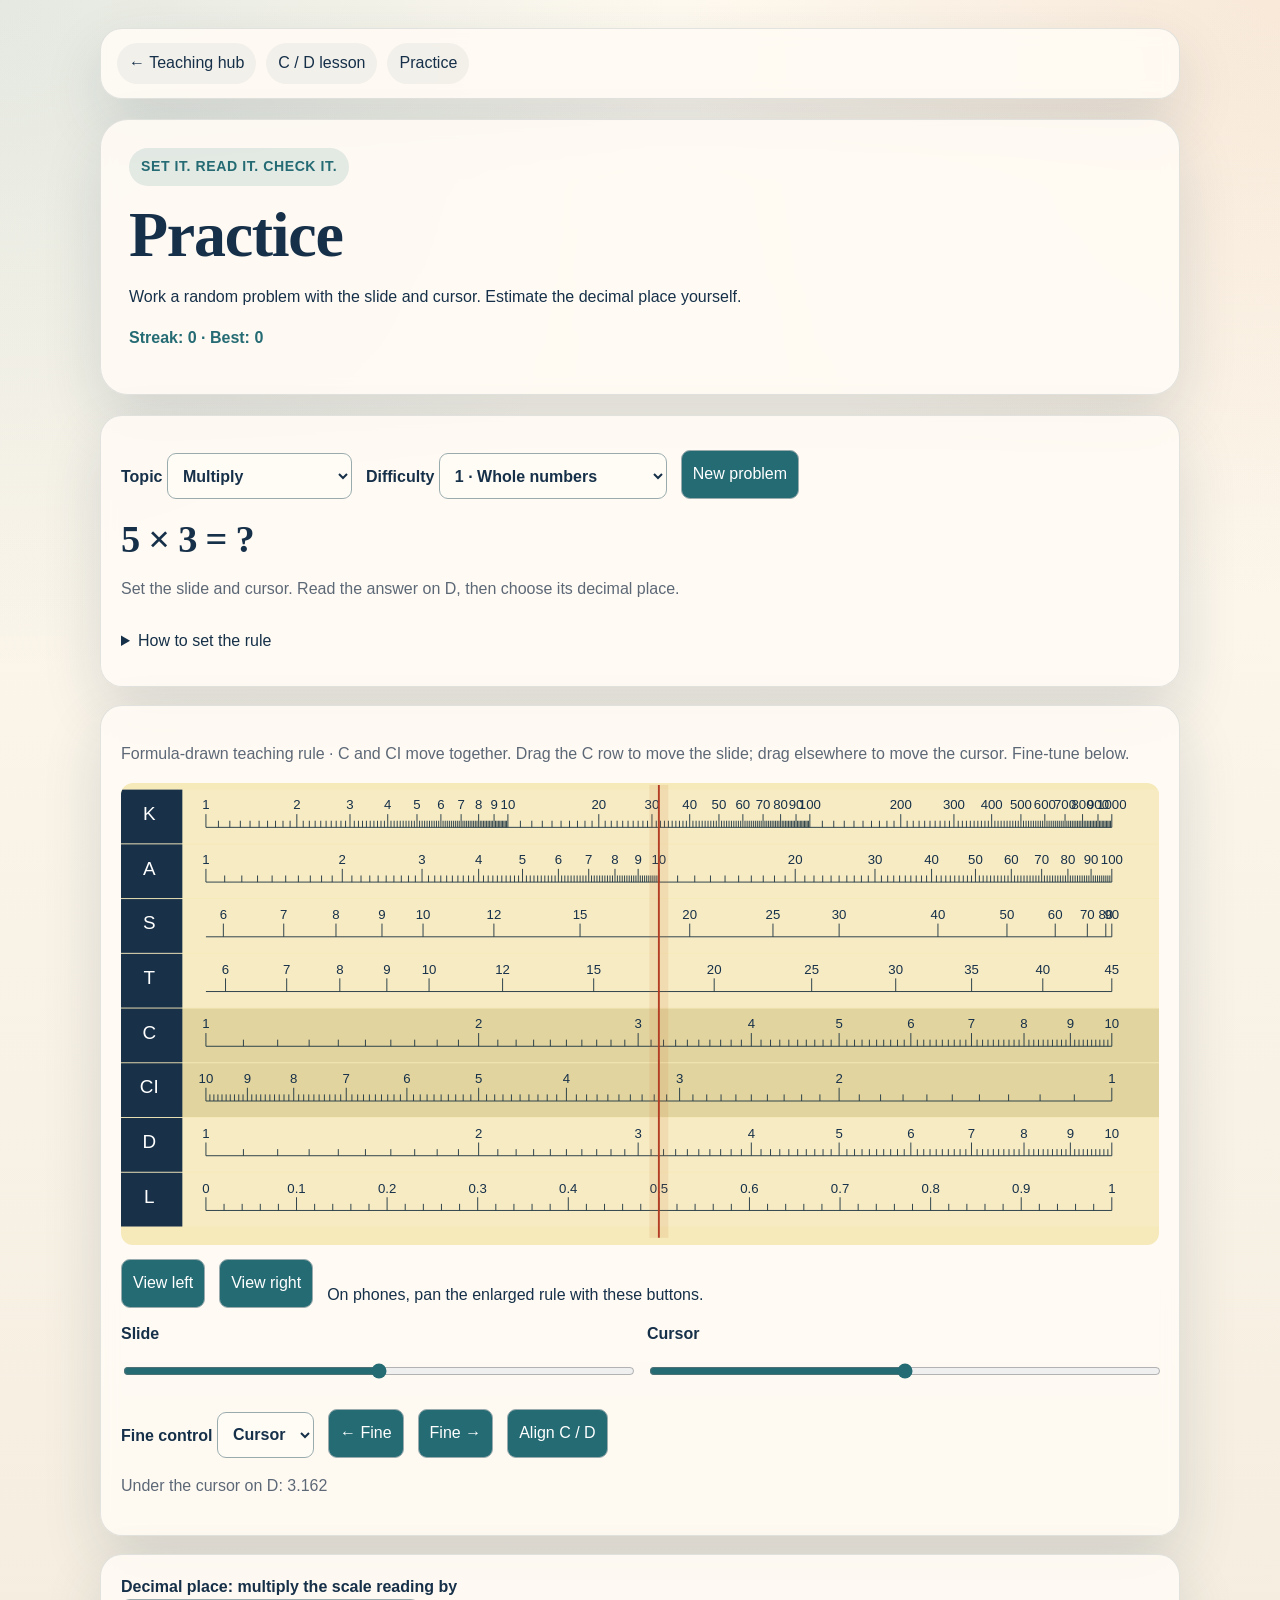
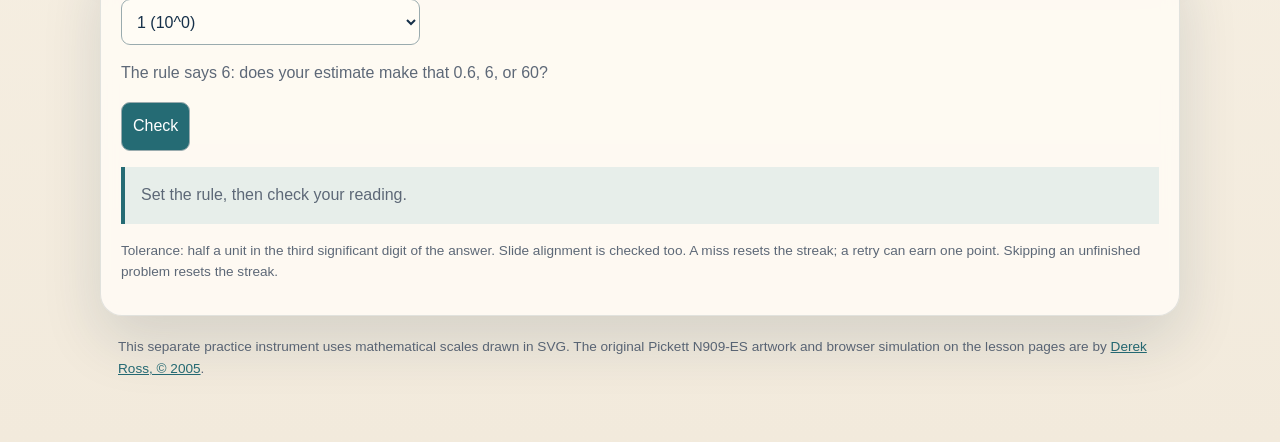
<file: practice.html>
<!doctype html>
<html lang="en"><head><meta charset="utf-8"><meta name="viewport" content="width=device-width,initial-scale=1"><title>Practice · Pickett slide rule</title><link rel="stylesheet" href="topic.css"><link rel="stylesheet" href="practice.css"></head>
<body><main class="page content-col">
<nav class="nav"><a href="index.html">← Teaching hub</a><a href="cd.html">C / D lesson</a><a href="practice.html" aria-current="page">Practice</a></nav>
<header class="hero"><div class="eyebrow">Set it. Read it. Check it.</div><h1>Practice</h1><p>Work a random problem with the slide and cursor. Estimate the decimal place yourself.</p><p id="streak" role="status"></p></header>
<section class="card"><div class="choices"><label>Topic <select id="topic"><option value="multiply">Multiply</option><option value="divide">Divide</option><option value="powers">Squares and roots</option><option value="cubes">Cubes</option><option value="reciprocals">Reciprocals</option><option value="logs">Logs</option><option value="trig">Trig</option></select></label><label>Difficulty <select id="level"><option value="0">1 · Whole numbers</option><option value="1">2 · Finer readings</option><option value="2">3 · Precision & decimals</option></select></label><button id="next">New problem</button></div>
<h2 id="problem"></h2><p id="task"></p><details><summary>How to set the rule</summary><p id="guide"></p></details>
</section>
<section class="card instrument" aria-label="Practice slide rule"><p>Formula-drawn teaching rule · C and CI move together. Drag the C row to move the slide; drag elsewhere to move the cursor. Fine-tune below.</p><div class="viewport"><svg id="scales" viewBox="0 0 1100 490" role="img" aria-label="Logarithmic scales and movable cursor"></svg></div>
<div class="choices view-controls"><button id="viewLeft">View left</button><button id="viewRight">View right</button><span>On phones, pan the enlarged rule with these buttons.</span></div>
<div class="adjust"><label>Slide <input id="slide" aria-label="Slide position" type="range" min="-1" max="1" step="0.00001" value="0"></label><label>Cursor <input id="hair" aria-label="Cursor position" type="range" min="0" max="1" step="0.00001" value="0.5"></label></div>
<div class="choices"><label>Fine control <select id="target"><option value="hair">Cursor</option><option value="slide">Slide</option></select></label><button id="left" aria-label="Nudge left">← Fine</button><button id="right" aria-label="Nudge right">Fine →</button><button id="reset">Align C / D</button></div>
<p class="readout" id="reading"></p></section>
<section class="card"><label id="decimalLabel" for="decimal">Decimal place: multiply the scale reading by</label> <select id="decimal"></select><p id="decimalHelp">The rule says 6: does your estimate make that 0.6, 6, or 60?</p><button id="check">Check</button><p id="feedback" role="status" aria-live="polite">Set the rule, then check your reading.</p><p class="small">Tolerance: half a unit in the third significant digit of the answer. Slide alignment is checked too. A miss resets the streak; a retry can earn one point. Skipping an unfinished problem resets the streak.</p></section>
<p class="credit">This separate practice instrument uses mathematical scales drawn in SVG. The original Pickett N909-ES artwork and browser simulation on the lesson pages are by <a href="http://www.antiquark.com/2005/02/final-damn-rule.html">Derek Ross, © 2005</a>.</p>
</main><script src="practice-math.js"></script><script src="practice.js"></script></body></html>
</file>
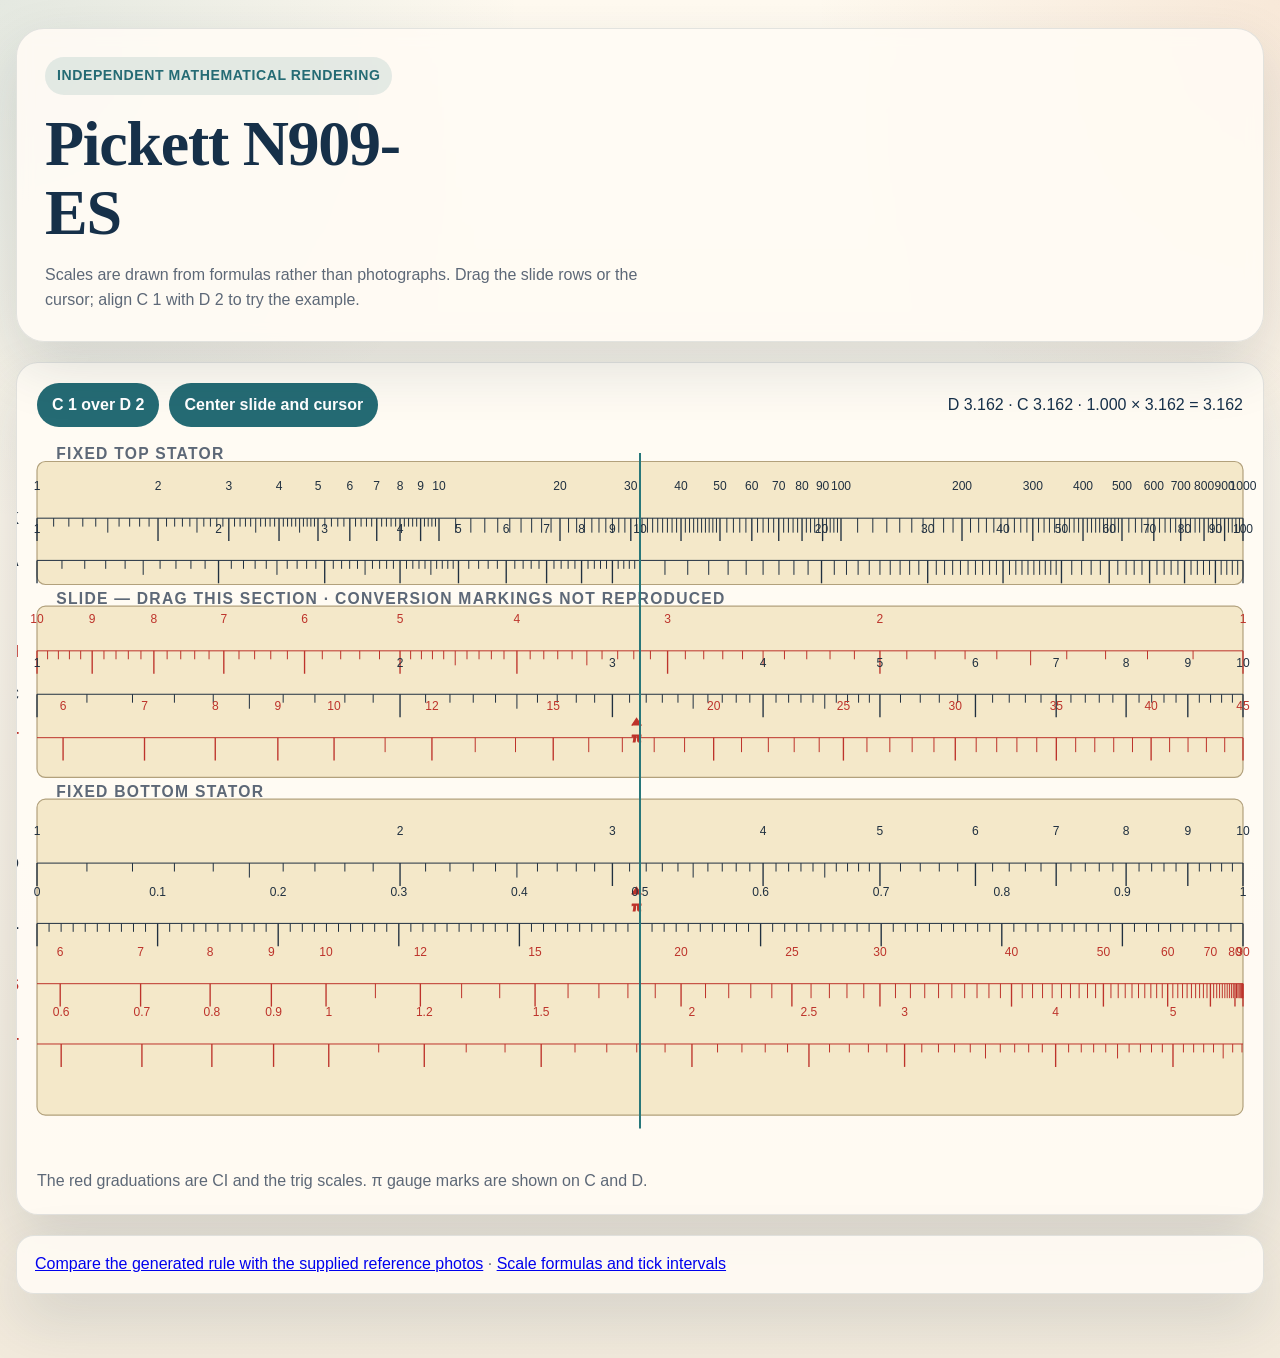
<file: rule-v2.html>
<!doctype html>
<html lang="en">
<head>
  <meta charset="utf-8">
  <meta name="viewport" content="width=device-width, initial-scale=1">
  <title>N909-ES — exact SVG rendering</title>
  <link rel="stylesheet" href="topic.css">
  <style>
    .rule-panel, .card { background: rgba(255, 251, 244, .94); border: 1px solid var(--line); border-radius: 22px; box-shadow: var(--shadow); padding: 20px; }
    .rule-panel { overflow: hidden; }
    .toolbar { display: flex; flex-wrap: wrap; align-items: center; gap: 10px; margin-bottom: 14px; }
    .toolbar button { border: 0; border-radius: 999px; padding: 10px 15px; color: white; background: var(--accent-2); font: inherit; font-weight: 700; cursor: pointer; }
    .toolbar output { margin-left: auto; font-variant-numeric: tabular-nums; }
    .rule-svg { display: block; width: 100%; height: auto; overflow: visible; touch-action: none; user-select: none; }
    .rail { fill: #f4e8c9; stroke: #b2a17c; stroke-width: 1; }
    .divider { stroke: #b2a17c; stroke-width: 1; }
    .section-name { fill: #5d6877; font: 700 13px sans-serif; letter-spacing: .08em; }
    .scale-name { fill: var(--scale-color); font: 700 14px sans-serif; }
    .baseline, .tick { stroke: var(--scale-color); stroke-width: 1; vector-effect: non-scaling-stroke; }
    .tick.major { stroke-width: 1.35; }
    .scale text:not(.scale-name):not(.gauge-label) { fill: var(--scale-color); font: 10px sans-serif; }
    .gauge, .gauge-label { fill: #bd332b; stroke: #bd332b; font: 700 10px sans-serif; }
    #slide-layer { cursor: grab; }
    #slide-layer.dragging { cursor: grabbing; }
    .cursor-line { stroke: #28777a; stroke-width: 2; vector-effect: non-scaling-stroke; }
    .cursor-hit { fill: transparent; cursor: ew-resize; }
    .instructions { color: var(--muted); margin-bottom: 0; }
    @media (max-width: 640px) { .page { width: calc(100% - 16px); padding-top: 12px; } .rule-panel, .card { padding: 12px; } .toolbar output { width: 100%; margin-left: 0; } }
  </style>
</head>
<body>
  <main class="page">
    <section class="hero">
      <span class="eyebrow">Independent mathematical rendering</span>
      <h1>Pickett N909-ES</h1>
      <p class="lede">Scales are drawn from formulas rather than photographs. Drag the slide rows or the cursor; align C 1 with D 2 to try the example.</p>
    </section>
    <section class="rule-panel" aria-label="Interactive slide rule">
      <div class="toolbar">
        <button type="button" id="example">C 1 over D 2</button>
        <button type="button" id="center">Center slide and cursor</button>
        <output id="reading" aria-live="polite"></output>
      </div>
      <svg class="rule-svg" id="rule" viewBox="0 0 1000 590" role="img" aria-label="Front-side slide rule with logarithmic and trigonometric scales">
        <rect class="rail" x="0" y="17" width="1000" height="102" rx="7"/>
        <rect class="rail" x="0" y="137" width="1000" height="142" rx="7"/>
        <rect class="rail" x="0" y="297" width="1000" height="262" rx="7"/>
        <text class="section-name" x="16" y="15">FIXED TOP STATOR</text>
        <text class="section-name" x="16" y="135">SLIDE — DRAG THIS SECTION · CONVERSION MARKINGS NOT REPRODUCED</text>
        <text class="section-name" x="16" y="295">FIXED BOTTOM STATOR</text>
        <g id="fixed-top"></g>
        <g id="slide-layer"></g>
        <g id="fixed-bottom"></g>
        <line id="cursor-line" class="cursor-line" x1="500" y1="10" x2="500" y2="570"/>
        <rect id="cursor-hit" class="cursor-hit" x="490" y="8" width="20" height="564"/>
      </svg>
      <p class="instructions">The red graduations are CI and the trig scales. π gauge marks are shown on C and D.</p>
    </section>
    <p class="footer"><a href="compare-v2.html">Compare the generated rule with the supplied reference photos</a> · <a href="scales.md">Scale formulas and tick intervals</a></p>
  </main>
  <script src="scales.js"></script>
  <script>
    (() => {
      const svg = document.getElementById('rule');
      const width = 1000;
      const slide = document.getElementById('slide-layer');
      const cursorLine = document.getElementById('cursor-line');
      const cursorHit = document.getElementById('cursor-hit');
      const output = document.getElementById('reading');
      const rows = { top: [64, 99], slide: [174, 210, 246], bottom: [350, 400, 450, 500] };
      for (const section of ['top', 'slide', 'bottom']) {
        const group = section === 'slide' ? slide : document.getElementById(`fixed-${section}`);
        const scales = PickettScales.definitions.filter((scale) => scale.section === section);
        const slideHitArea = section === 'slide'
          ? '<rect x="-1000" y="137" width="3000" height="142" fill="transparent" pointer-events="all"/>'
          : '';
        group.innerHTML = slideHitArea + scales.map((scale, index) => PickettScales.renderScale(scale, rows[section][index], width)).join('');
      }

      let offset = 0;
      let cursor = width / 2;
      let drag = null;
      const scale = (id) => PickettScales.definitions.find((item) => item.id === id);
      const update = () => {
        slide.setAttribute('transform', `translate(${offset} 0)`);
        cursorLine.setAttribute('x1', cursor);
        cursorLine.setAttribute('x2', cursor);
        cursorHit.setAttribute('x', cursor - 10);
        const d = PickettScales.readScaleAt('D', cursor / width);
        const c = PickettScales.readScaleAt('C', cursor / width, offset / width);
        const base = PickettScales.readScaleAt('D', offset / width);
        output.textContent = `D ${d ? d.toFixed(3) : '—'} · C ${c ? c.toFixed(3) : '—'} · ${base && c ? `${base.toFixed(3)} × ${c.toFixed(3)} = ${(base * c).toFixed(3)}` : 'align C 1 with D to multiply'}`;
      };
      const pointerX = (event) => {
        const bounds = svg.getBoundingClientRect();
        return (event.clientX - bounds.left) * width / bounds.width;
      };
      const start = (event, target) => {
        drag = { target, x: pointerX(event), initial: target === 'slide' ? offset : cursor };
        if (target === 'slide') slide.classList.add('dragging');
        svg.setPointerCapture(event.pointerId);
        event.preventDefault();
      };
      slide.addEventListener('pointerdown', (event) => start(event, 'slide'));
      cursorHit.addEventListener('pointerdown', (event) => start(event, 'cursor'));
      svg.addEventListener('pointermove', (event) => {
        if (!drag) return;
        const next = drag.initial + pointerX(event) - drag.x;
        if (drag.target === 'slide') offset = Math.max(-width, Math.min(width, next));
        else cursor = Math.max(0, Math.min(width, next));
        update();
      });
      const end = () => { drag = null; slide.classList.remove('dragging'); };
      svg.addEventListener('pointerup', end);
      svg.addEventListener('pointercancel', end);
      document.getElementById('center').addEventListener('click', () => { offset = 0; cursor = width / 2; update(); });
      document.getElementById('example').addEventListener('click', () => {
        offset = (PickettScales.positionOf(scale('D'), 2) - PickettScales.positionOf(scale('C'), 1)) * width;
        cursor = PickettScales.positionOf(scale('D'), 6) * width;
        update();
      });
      update();
    })();
  </script>
</body>
</html>
</file>
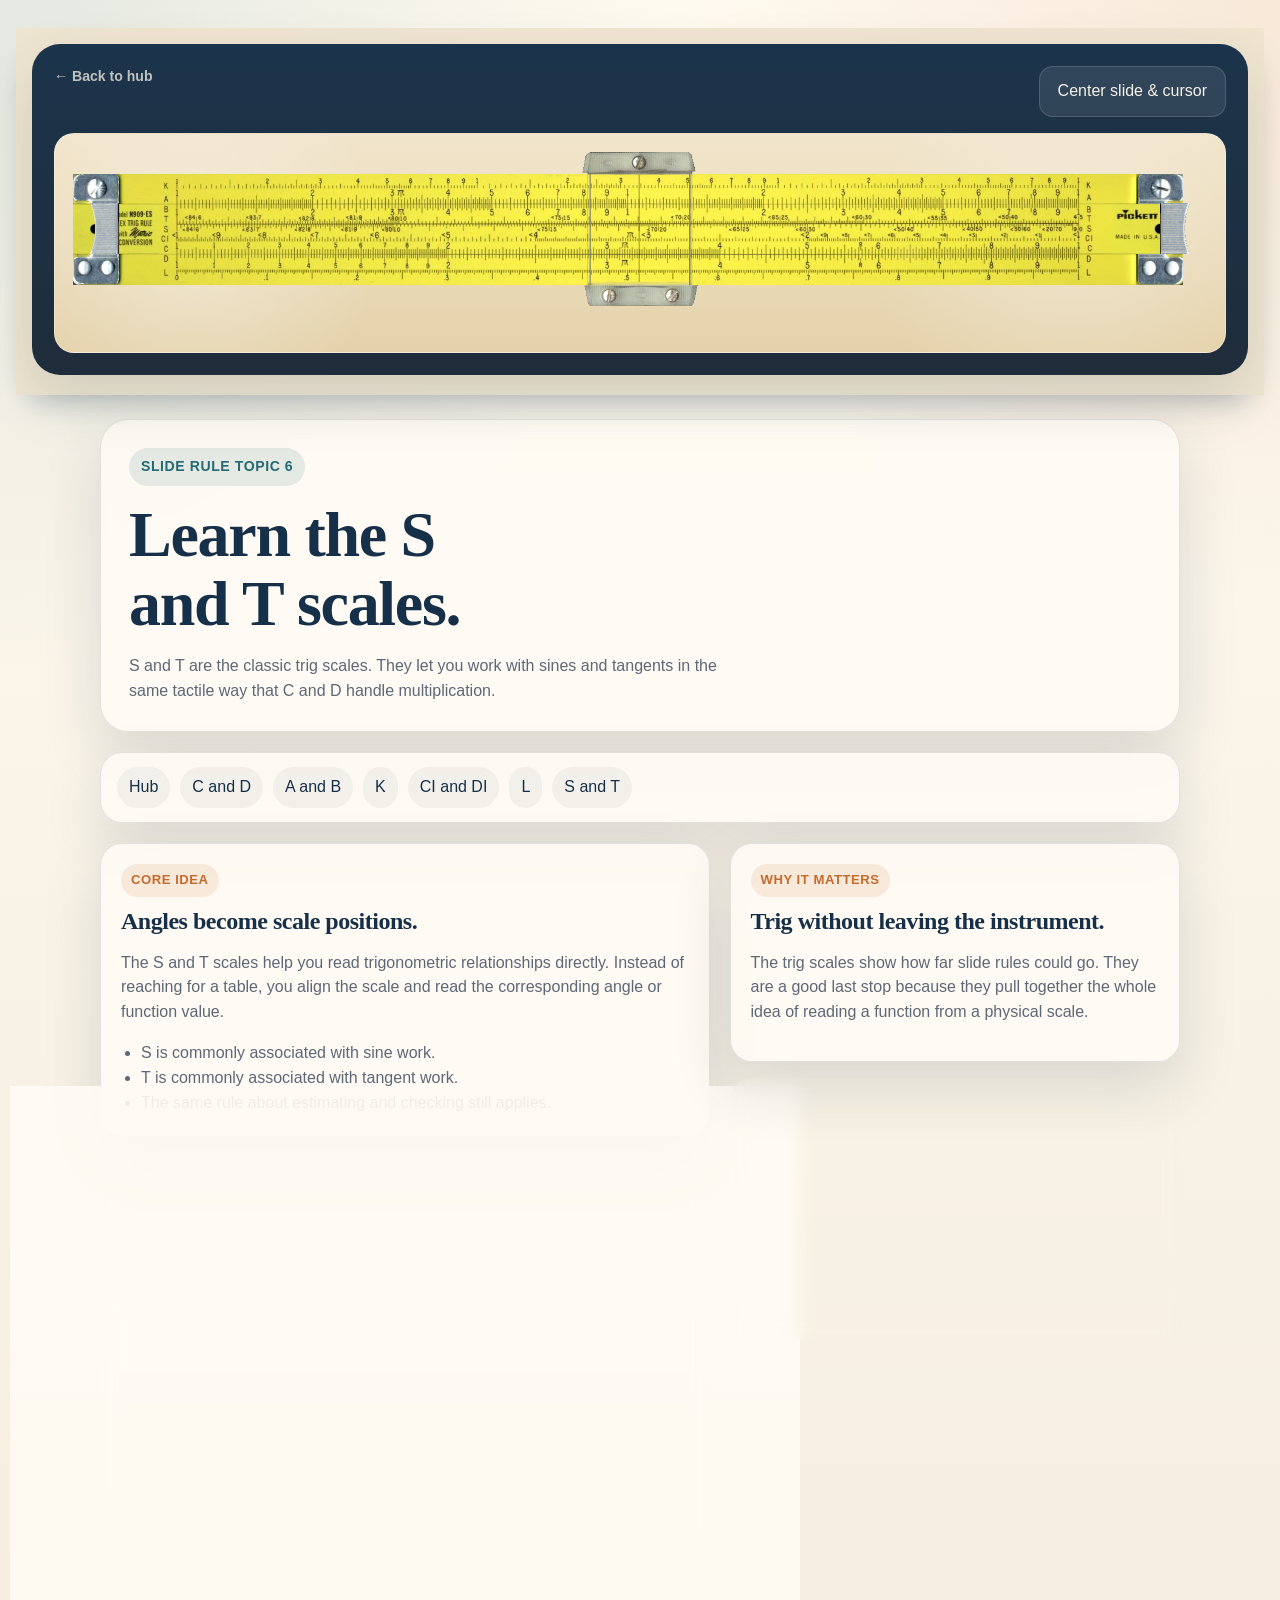
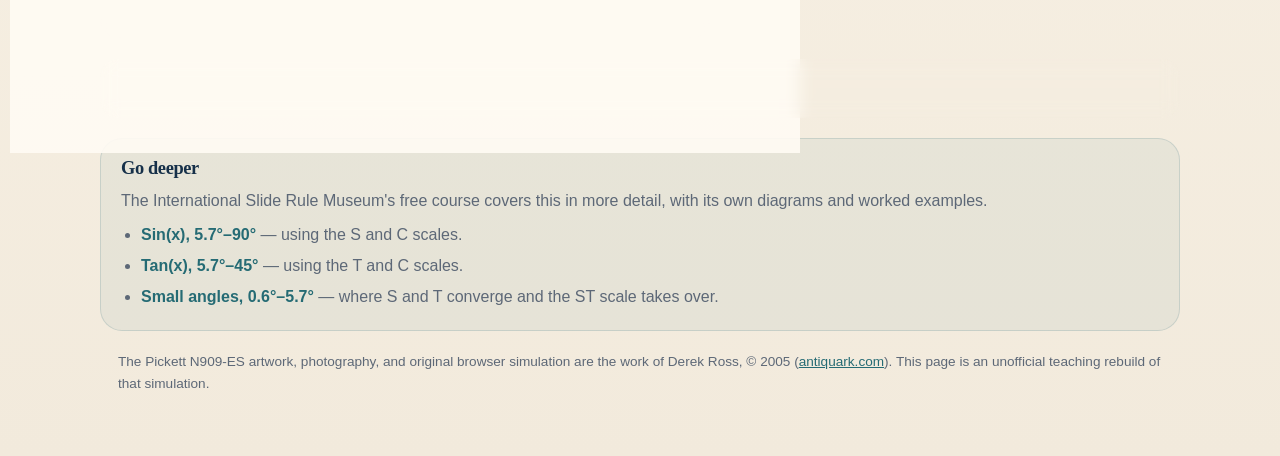
<file: s-t.html>
<!DOCTYPE html>
<html lang="en">
<head>
  <meta charset="UTF-8">
  <meta name="viewport" content="width=device-width, initial-scale=1.0">
  <title>S and T Scales</title>
  <link rel="stylesheet" href="topic.css">
  <link rel="stylesheet" href="rule.css">
</head>
<body>
  <main class="page">
    <section class="rule-section">
      <div class="rule-section-inner">
        <section class="panel">
          <div class="panel-head">
            <a class="hub-link" href="index.html">&larr; Back to hub</a>
            <button class="action" id="centerBtn" type="button">Center slide &amp; cursor</button>
          </div>

          <div class="rule" id="rule">
            <div class="rule-stage" id="ruleStage" aria-label="Slide rule front, draggable">
              <img class="rule-piece rule-top" src="extracted_assets/n909-es-stator-front-top.jpg" alt="Top section of the slide rule">
              <div class="rule-slider-wrap" id="slideWrap">
                <img class="rule-piece rule-slider" src="extracted_assets/n909-es-slider-front.jpg" alt="Movable slider section of the rule">
              </div>
              <img class="rule-piece rule-bottom" src="extracted_assets/n909-es-stator-front-bottom.jpg" alt="Bottom section of the slide rule">
              <img class="rule-piece rule-leftbit" src="extracted_assets/n909-es-end-front-left-bit.gif" alt="">
              <img class="rule-piece rule-rightbit" src="extracted_assets/n909-es-end-front-right-bit.gif" alt="">
              <img class="rule-piece" id="cursor" src="extracted_assets/n909-es-cursor.gif" alt="Cursor window">
            </div>
          </div>

        </section>
      </div>
    </section>

    <div class="content-col">
    <section class="hero">
      <div class="eyebrow">Slide Rule Topic 6</div>
      <h1>Learn the S and T scales.</h1>
      <p class="lede">
        S and T are the classic trig scales. They let you work with sines and tangents in the same tactile way that
        C and D handle multiplication.
      </p>
    </section>

    <nav class="nav" aria-label="Topic navigation">
      <a href="index.html">Hub</a>
      <a href="cd.html">C and D</a>
      <a href="ab.html">A and B</a>
      <a href="k.html">K</a>
      <a href="ci-di.html">CI and DI</a>
      <a href="l.html">L</a>
      <a href="s-t.html">S and T</a>
    </nav>

    <section class="grid">
      <div class="stack">
        <article class="card">
          <div class="badge">Core idea</div>
          <h2>Angles become scale positions.</h2>
          <p>
            The S and T scales help you read trigonometric relationships directly. Instead of reaching for a table,
            you align the scale and read the corresponding angle or function value.
          </p>
          <ul>
            <li>S is commonly associated with sine work.</li>
            <li>T is commonly associated with tangent work.</li>
            <li>The same rule about estimating and checking still applies.</li>
          </ul>
        </article>

        <article class="card">
          <div class="badge">Practice</div>
          <h2>Start with a familiar angle</h2>
          <div class="step"><strong>1.</strong> Pick a simple angle like 30 or 45 degrees.</div>
          <div class="step"><strong>2.</strong> Find the approximate position on the trig scale.</div>
          <div class="step"><strong>3.</strong> Compare the value to what you would expect from memory or a table.</div>
          <p>
            Trig scales feel more magical at first, but the workflow is the same: set, read, and estimate before you
            trust the decimal place.
          </p>
        </article>
      </div>

      <aside class="stack">
        <article class="card">
          <div class="badge">Why it matters</div>
          <h2>Trig without leaving the instrument.</h2>
          <p>
            The trig scales show how far slide rules could go. They are a good last stop because they pull together the
            whole idea of reading a function from a physical scale.
          </p>
        </article>

        <article class="card">
          <div class="badge">Finished the path</div>
          <h2>Loop back when you want to review.</h2>
          <p>
            After trig, go back to C and D, because that is where the whole family starts. Once those feel natural, the
            other scales become much easier to remember.
          </p>
          <div class="next">
            <a class="button" href="index.html">Back to hub</a>
            <a class="button secondary" href="l.html">Back: L</a>
          </div>
        </article>
      </aside>
    </section>

    <div class="footer">
      Tip: trig scales are easiest once you are already relaxed about approximations and decimal-place estimation.
    </div>

    <section class="resources">
      <h2>Go deeper</h2>
      <p>The International Slide Rule Museum's free course covers this in more detail, with its own diagrams and worked examples.</p>
      <ul>
        <li><a href="https://sliderulemuseum.com/SR_Course.shtml#7">Sin(x), 5.7&deg;&ndash;90&deg;</a> &mdash; using the S and C scales.</li>
        <li><a href="https://sliderulemuseum.com/SR_Course.shtml#9">Tan(x), 5.7&deg;&ndash;45&deg;</a> &mdash; using the T and C scales.</li>
        <li><a href="https://sliderulemuseum.com/SR_Course.shtml#12">Small angles, 0.6&deg;&ndash;5.7&deg;</a> &mdash; where S and T converge and the ST scale takes over.</li>
      </ul>
    </section>

    <p class="credit">
      The Pickett N909-ES artwork, photography, and original browser simulation are the work of Derek Ross,
      &copy; 2005 (<a href="http://www.antiquark.com/2005/02/final-damn-rule.html">antiquark.com</a>). This page is an
      unofficial teaching rebuild of that simulation.
    </p>
  </div>
  </main>

  <script src="teaching-math.js"></script>
  <script src="window-math.js"></script>
  <script src="rule.js"></script>
  <script src="rule-window.js"></script>
  <script src="teaching.js"></script>
  <script src="phone-lessons.js"></script>
</body>
</html>
</file>
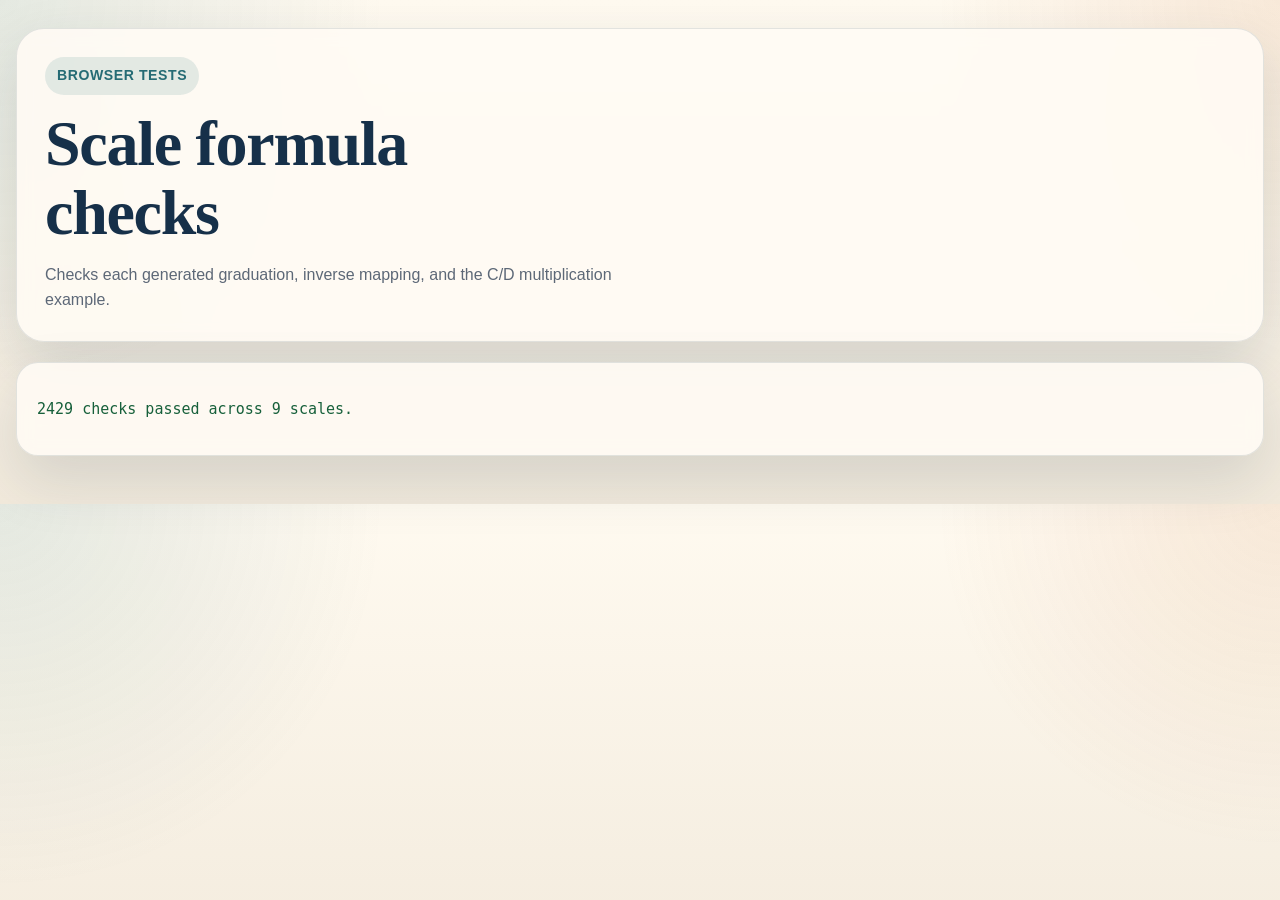
<file: tests.html>
<!doctype html>
<html lang="en">
<head>
  <meta charset="utf-8">
  <meta name="viewport" content="width=device-width, initial-scale=1">
  <title>Scale formula tests</title>
  <link rel="stylesheet" href="topic.css">
  <style>
    #results { white-space: pre-wrap; font: 15px/1.5 ui-monospace, monospace; }
    .pass { color: #17603b; }
    .fail { color: #a32424; }
  </style>
</head>
<body>
  <main class="page">
    <section class="hero"><span class="eyebrow">Browser tests</span><h1>Scale formula checks</h1><p class="lede">Checks each generated graduation, inverse mapping, and the C/D multiplication example.</p></section>
    <section class="card"><pre id="results">Running…</pre></section>
  </main>
  <script src="scales.js"></script>
  <script>
    (() => {
      const expectedPosition = (scale, value) => {
        switch (scale.id) {
          case 'K': return Math.log10(value) / 3;
          case 'A': return Math.log10(value) / 2;
          case 'CI': return 1 - Math.log10(value);
          case 'C':
          case 'D': return Math.log10(value);
          case 'L': return value;
          case 'S': return 1 + Math.log10(Math.sin(value * Math.PI / 180));
          case 'T': return 1 + Math.log10(Math.tan(value * Math.PI / 180));
          case 'ST': return 2 + Math.log10(Math.tan(value * Math.PI / 180));
          default: throw new Error(`Missing independent formula for ${scale.id}`);
        }
      };
      const failures = [];
      let checks = 0;
      const check = (condition, message) => {
        checks += 1;
        if (!condition) failures.push(message);
      };
      for (const scale of PickettScales.definitions) {
        const ticks = PickettScales.tickValues(scale);
        check(ticks.length > 0, `${scale.id} has no ticks`);
        const renderedTicks = [...PickettScales.renderScale(scale, 20, 10000).matchAll(/<line x1="([^"]+)" y1="20" x2="[^"]+" y2="[^"]+" class="tick(?: major)?"/g)];
        check(renderedTicks.length === ticks.length, `${scale.id} rendered tick count differs from the definition`);
        ticks.forEach((tick, index) => {
          const actual = PickettScales.positionOf(scale, tick);
          const expected = expectedPosition(scale, tick);
          check(Math.abs(actual - expected) <= 0.0001, `${scale.id} tick ${tick}: position error exceeds 0.01%`);
          check(Math.abs(Number(renderedTicks[index][1]) / 10000 - expected) <= 0.0001, `${scale.id} rendered tick ${tick}: position error exceeds 0.01%`);
          check(Math.abs(PickettScales.valueAtPosition(scale, actual) - tick) <= 1e-8, `${scale.id} tick ${tick}: inverse mapping failed`);
        });
      }
      const c = PickettScales.definitions.find((scale) => scale.id === 'C');
      const d = PickettScales.definitions.find((scale) => scale.id === 'D');
      const slideOffset = PickettScales.positionOf(d, 2) - PickettScales.positionOf(c, 1);
      const cursor = PickettScales.positionOf(d, 6);
      const cAtCursor = PickettScales.readScaleAt('C', cursor, slideOffset);
      const dAtCursor = PickettScales.readScaleAt('D', cursor);
      check(Math.abs(cAtCursor - 3) < 1e-10, 'C 3 is not under the example cursor');
      check(Math.abs(dAtCursor - 6) < 1e-10, 'D does not read 6 under the example cursor');
      const result = document.getElementById('results');
      result.className = failures.length ? 'fail' : 'pass';
      result.textContent = failures.length ? `${checks} checks; ${failures.length} failed\n${failures.join('\n')}` : `${checks} checks passed across ${PickettScales.definitions.length} scales.`;
      document.documentElement.dataset.testStatus = failures.length ? 'failed' : 'passed';
    })();
  </script>
</body>
</html>
</file>
<file: rule.css>
/* Shared interactive-rule widget: styles used on every page. Sticks to the
   top of the viewport on scroll so it stays usable while reading a lesson. */

@keyframes rise {
  from { opacity: 0; transform: translateY(14px); }
  to { opacity: 1; transform: translateY(0); }
}

.rule-section {
  position: sticky;
  top: 0;
  z-index: 30;
  margin-bottom: 24px;
  padding: 16px 0 20px;
  background: rgba(239, 228, 207, 0.92);
  backdrop-filter: blur(10px);
  box-shadow: 0 18px 30px -18px rgba(24, 49, 73, 0.35);
  animation: rise 700ms ease both;
}

.rule-section-inner {
  max-width: 1900px;
  width: min(1900px, calc(100% - 32px));
  margin: 0 auto;
}

.panel {
  border-radius: calc(24px + 4px);
  padding: 22px;
  background:
    linear-gradient(180deg, rgba(24, 49, 73, 0.98), rgba(27, 41, 56, 0.98));
  color: #f7f2e8;
  box-shadow: 0 24px 60px rgba(24, 49, 73, 0.14);
}

.panel h2,
.panel h3,
.panel p,
.panel label,
.panel small {
  color: inherit;
}

.panel h2 {
  font-size: 1.65rem;
  margin-bottom: 6px;
}

.panel-head {
  display: flex;
  justify-content: space-between;
  align-items: flex-start;
  gap: 16px;
  flex-wrap: wrap;
  margin-bottom: 16px;
}

.panel-instructions {
  margin: 0;
  max-width: 62ch;
  color: rgba(247, 242, 232, 0.82);
}

.hub-link {
  display: inline-block;
  margin-bottom: 8px;
  color: rgba(247, 242, 232, 0.75);
  font-size: 0.88rem;
  font-weight: 700;
  text-decoration: none;
}

.hub-link:hover,
.hub-link:focus-visible {
  color: #f7f2e8;
  text-decoration: underline;
}

.action {
  border: 1px solid rgba(247, 242, 232, 0.16);
  border-radius: 14px;
  padding: 12px 18px;
  font: inherit;
  color: #f7f2e8;
  background: rgba(255, 255, 255, 0.09);
  cursor: pointer;
  white-space: nowrap;
}

.action:hover {
  filter: brightness(1.06);
}

.rule {
  position: relative;
  border-radius: 20px;
  padding: 18px 18px 24px;
  background: linear-gradient(180deg, #f1e5cc, #e4d2aa);
  border: 1px solid rgba(255, 255, 255, 0.3);
  overflow: hidden;
  touch-action: none;
  user-select: none;
}

.rule::before {
  content: "";
  position: absolute;
  inset: 0;
  background:
    radial-gradient(circle at 12% 50%, rgba(255,255,255,0.35), transparent 18%),
    radial-gradient(circle at 87% 50%, rgba(255,255,255,0.28), transparent 20%);
  pointer-events: none;
}

.rule-stage {
  position: relative;
  width: min(100%, 1868px);
  aspect-ratio: 1868 / 290;
  margin: 0 auto;
  overflow: hidden;
  cursor: grab;
}

.rule-stage.dragging {
  cursor: grabbing;
}

.rule-piece {
  position: absolute;
  display: block;
  user-select: none;
  -webkit-user-drag: none;
  pointer-events: none;
}

.rule-top {
  top: 12.4%;
  left: 0;
  width: 97.87%;
}

.rule-slider-wrap {
  position: absolute;
  top: 29.7%;
  left: 0;
  width: 97.87%;
  height: auto;
  transform: translateX(0px);
  z-index: 2;
  will-change: transform;
}

.rule-slider {
  width: 100%;
  height: auto;
}

.rule-bottom {
  top: 58.3%;
  left: 0;
  width: 97.87%;
}

.rule-leftbit {
  top: 29.3%;
  left: -0.1%;
  width: 4.18%;
  z-index: 3;
}

.rule-rightbit {
  top: 29.3%;
  right: 0;
  width: 4.12%;
  z-index: 3;
}

#cursor {
  position: absolute;
  top: 0;
  left: 50%;
  width: 10.1%;
  height: auto;
  transform: translateX(-50%);
  pointer-events: auto;
  z-index: 4;
  cursor: grab;
  background: none;
  box-shadow: none;
}

#cursor.dragging {
  cursor: grabbing;
}

.rule-hint {
  margin-top: 14px;
  font-size: 0.9rem;
  color: rgba(247, 242, 232, 0.7);
  text-align: center;
}

@media (max-width: 760px) {
  .rule-section {
    position: static;
    box-shadow: none;
  }
}

@media (prefers-reduced-motion: reduce) {
  .rule-section {
    animation-duration: 0.01ms !important;
  }
}

.teaching-controls { margin-top: 12px; }
.teaching-controls label { display: inline-flex; align-items: center; gap: 8px; padding: 10px 0; margin-right: 18px; }
.teaching-controls input { width: 20px; height: 20px; }
.teaching-controls p { margin: 8px 0; }
#scaleReadout { font-variant-numeric: tabular-nums; line-height: 1.8; }
.teaching-examples { margin-bottom: 20px; }
.teaching-examples button { border: 0; font: inherit; cursor: pointer; }
.teaching-controls button:disabled { opacity: .5; cursor: default; }
.teaching-examples button:focus-visible, .teaching-controls :focus-visible { outline: 3px solid #dca85f; outline-offset: 3px; }
@media (max-width: 760px) {
  body:has(.teaching-controls) .panel { padding: 12px; }
  body:has(.teaching-controls) .rule { padding: 8px 0; }
}

/* Opt-in review: ?slim=1. Keep rule geometry and horizontal padding intact. */
.rule-section.rule-slim-preview {
  position: sticky;
  top: 0;
  z-index: 30;
}
.rule-slim-preview .panel { position: relative; }
.rule-slim-preview .panel-head { padding-right: 100px; }
.rule-slim-preview .rule-pin {
  position: absolute;
  top: 22px;
  right: 22px;
  padding: 6px 10px;
  font-size: .85rem;
  min-height: 32px;
}
.rule-pin[aria-pressed="true"] { background: #256b74; }
.rule-pin:focus-visible { outline: 3px solid #dca85f; outline-offset: 2px; }
.rule-section.rule-unpinned { position: static; }
.rule-section.rule-compact {
  padding-top: 4px;
  padding-bottom: 4px;
  animation: none;
  background: rgba(239, 228, 207, .96);
}
.rule-slim-preview.rule-compact .panel {
  padding-top: 38px;
  padding-bottom: 6px;
  border-radius: 16px;
}
.rule-compact .panel-head,
.rule-compact .teaching-controls,
.rule-compact .rule-hint { display: none; }
.rule-compact .rule-pin { top: 3px; }
@media (max-width: 760px) {
  .rule-slim-preview .rule-pin { right: 12px; }
  .rule-slim-preview .panel-head { padding-right: 0; padding-top: 38px; }
}

/* Window preview styles apply only with ?window=1. */
.window-rule { padding: 8px 0; }
.rule-viewport { position: relative; overflow: hidden; touch-action: none; }
.window-rule .rule-stage { max-width: none; margin-top: 0; margin-bottom: 0; }
.window-tools { display: flex; align-items: center; flex-wrap: wrap; gap: 8px; margin-bottom: 10px; }
.window-tools output { min-width: 4ch; text-align: center; }
.window-tools button:disabled { opacity: .45; cursor: default; }
.rule-overview { position: relative; height: 38px; margin-top: 12px; background: #e4d2aa; overflow: hidden; border-radius: 5px; cursor: crosshair; touch-action: none; }
.overview-art { position: absolute; width: 100%; height: 100%; pointer-events: none; }
.overview-art .rule-piece { max-height: 100%; }
.overview-art img:last-child, .lens-art img:last-child { position: absolute; top: 0; width: 10.1%; transform: translateX(-50%); z-index: 4; }
.overview-box { position: absolute; top: 0; bottom: 0; border: 2px solid #256b74; background: #256b7420; pointer-events: none; }
.rule-lens { position: absolute; top: 20px; width: 160px; height: 160px; border: 3px solid #256b74; border-radius: 50%; overflow: hidden; transform: translateX(-50%); z-index: 10; pointer-events: none; background: #f1e5cc; box-shadow: 0 4px 15px #0005; }
.rule-lens[hidden] { display: none; }
.lens-art { position: absolute; }
.rule-viewport:focus-visible, .rule-overview:focus-visible { outline: 3px solid #dca85f; outline-offset: 3px; }
@media(max-width:760px) { body:has(.window-rule) .panel { padding: 12px; } }
.window-rule .rule-slider-wrap { height: 28.62%; cursor: grab; }
.overview-art { transform-origin: top left; }
.overview-art .rule-piece { max-height: none; }
</file>
<file: topic.css>
:root {
  --paper: #f7f1e3;
  --paper-2: #efe2c6;
  --ink: #163049;
  --muted: #5d6877;
  --accent: #c46b2f;
  --accent-2: #256b74;
  --card: rgba(255, 251, 244, 0.9);
  --line: rgba(22, 48, 73, 0.12);
  --shadow: 0 24px 60px rgba(22, 48, 73, 0.14);
}

* { box-sizing: border-box; }

html {
  background:
    radial-gradient(circle at top left, rgba(37, 107, 116, 0.12), transparent 28%),
    radial-gradient(circle at top right, rgba(196, 107, 47, 0.12), transparent 25%),
    linear-gradient(180deg, #fffaf0 0%, #f2eadc 100%);
}

body {
  margin: 0;
  color: var(--ink);
  font-family: "Avenir Next", "Trebuchet MS", "Segoe UI", sans-serif;
  line-height: 1.55;
}

.page {
  width: min(1900px, calc(100% - 32px));
  margin: 0 auto;
  padding: 28px 0 48px;
}

.content-col {
  width: min(1080px, 100%);
  margin: 0 auto;
}

.hero,
.card,
.nav,
.footer {
  background: var(--card);
  border: 1px solid var(--line);
  box-shadow: var(--shadow);
  backdrop-filter: blur(8px);
}

.hero {
  border-radius: 28px;
  padding: 28px;
  margin-bottom: 20px;
}

.eyebrow {
  display: inline-flex;
  padding: 8px 12px;
  border-radius: 999px;
  background: rgba(37, 107, 116, 0.12);
  color: var(--accent-2);
  font-size: 0.88rem;
  font-weight: 700;
  text-transform: uppercase;
  letter-spacing: 0.04em;
}

h1, h2, h3 {
  font-family: "Iowan Old Style", "Palatino Linotype", "Book Antiqua", Georgia, serif;
  line-height: 1.08;
  letter-spacing: -0.02em;
  margin: 0;
}

h1 {
  font-size: clamp(2.3rem, 5vw, 4.4rem);
  margin-top: 14px;
  max-width: 12ch;
}

.lede {
  margin: 16px 0 0;
  color: var(--muted);
  max-width: 68ch;
}

.nav {
  border-radius: 22px;
  padding: 14px 16px;
  display: flex;
  flex-wrap: wrap;
  gap: 10px;
  margin-bottom: 20px;
}

.nav a {
  color: var(--ink);
  text-decoration: none;
  padding: 8px 12px;
  border-radius: 999px;
  background: rgba(24, 49, 73, 0.05);
}

.nav a:hover,
.nav a:focus-visible {
  background: rgba(37, 107, 116, 0.12);
  outline: none;
}

.grid {
  display: grid;
  grid-template-columns: 1.15fr 0.85fr;
  gap: 20px;
  align-items: start;
}

.stack {
  display: grid;
  gap: 16px;
}

.card {
  border-radius: 22px;
  padding: 20px;
}

.card p,
.card li {
  color: var(--muted);
}

.card ul {
  margin: 10px 0 0;
  padding-left: 20px;
}

.badge {
  display: inline-block;
  margin-bottom: 12px;
  padding: 6px 10px;
  border-radius: 999px;
  background: rgba(196, 107, 47, 0.12);
  color: var(--accent);
  font-size: 0.82rem;
  font-weight: 700;
  text-transform: uppercase;
  letter-spacing: 0.04em;
}

.step {
  border-radius: 18px;
  padding: 16px;
  background: linear-gradient(160deg, rgba(37, 107, 116, 0.1), rgba(196, 107, 47, 0.05));
  border: 1px solid rgba(22, 48, 73, 0.08);
}

.step + .step {
  margin-top: 12px;
}

.step strong {
  display: block;
  margin-bottom: 6px;
}

.next {
  display: flex;
  flex-wrap: wrap;
  gap: 10px;
  margin-top: 14px;
}

.button {
  display: inline-flex;
  align-items: center;
  justify-content: center;
  padding: 10px 14px;
  border-radius: 14px;
  background: linear-gradient(180deg, rgba(196, 107, 47, 0.96), rgba(170, 88, 34, 0.96));
  color: #fff7ea;
  text-decoration: none;
  font-weight: 700;
}

.button.secondary {
  background: rgba(24, 49, 73, 0.08);
  color: var(--ink);
}

.footer {
  margin-top: 20px;
  border-radius: 18px;
  padding: 16px 18px;
  color: var(--muted);
}

.credit {
  margin-top: 20px;
  padding: 0 18px;
  color: var(--muted);
  font-size: 0.85rem;
  line-height: 1.6;
}

.resources {
  margin-top: 20px;
  border-radius: 22px;
  padding: 20px;
  background: rgba(37, 107, 116, 0.06);
  border: 1px solid rgba(37, 107, 116, 0.16);
}

.resources h2 {
  font-size: 1.15rem;
  margin-bottom: 10px;
}

.resources ul {
  margin: 0;
  padding-left: 20px;
  color: var(--muted);
}

.resources li + li {
  margin-top: 6px;
}

.resources a {
  color: var(--accent-2);
  font-weight: 700;
  text-decoration: none;
}

.resources a:hover,
.resources a:focus-visible {
  text-decoration: underline;
}

.resources p {
  margin: 0 0 10px;
  color: var(--muted);
}

.credit a {
  color: var(--accent-2);
}

.examples {
  margin-top: 20px;
  border-radius: 28px;
  padding: 24px;
  background: var(--card);
  border: 1px solid var(--line);
  box-shadow: var(--shadow);
}

.examples h2 {
  font-size: 1.7rem;
  margin-bottom: 16px;
}

.example + .example {
  margin-top: 24px;
}

.example h3 {
  font-size: 1.15rem;
  margin-bottom: 10px;
}

.example-steps {
  display: grid;
  grid-template-columns: repeat(2, minmax(0, 1fr));
  gap: 16px;
}

.example-steps figure {
  margin: 0;
  border-radius: 18px;
  padding: 12px;
  background: rgba(24, 49, 73, 0.03);
  border: 1px solid rgba(22, 48, 73, 0.08);
}

.example-steps img {
  display: block;
  width: 100%;
  height: auto;
  border-radius: 12px;
}

.example-steps figcaption {
  margin-top: 10px;
  color: var(--muted);
  font-size: 0.92rem;
}

.note {
  margin: 24px 0 0;
  padding: 16px 18px;
  border-radius: 16px;
  background: rgba(196, 107, 47, 0.08);
  border: 1px solid rgba(196, 107, 47, 0.16);
  color: var(--muted);
}

.note strong {
  color: var(--ink);
}

@media (max-width: 920px) {
  .grid {
    grid-template-columns: 1fr;
  }

  .example-steps {
    grid-template-columns: 1fr;
  }
}

@media (max-width: 640px) {
  .page {
    width: min(100% - 20px, 1080px);
    padding-top: 14px;
  }

  .hero,
  .card,
  .nav,
  .footer {
    padding-left: 18px;
    padding-right: 18px;
  }
}

/* Opt-in picture preview. The default pages retain their current layout. */
.phone-lessons { margin-bottom: 24px; }
.phone-lessons > .button { margin-bottom: 24px; }
.phone-lessons .example-steps { grid-template-columns: 1fr 1fr; }
.phone-lessons .example-steps figure { padding: 8px; }
@media (max-width: 760px) {
  .picture-preview .rule-section,
  .picture-preview .content-col > .examples:not(.phone-lessons) { display: none; }
  .phone-lessons { padding: 16px 10px; }
  .phone-lessons .example-steps { grid-template-columns: 1fr; gap: 12px; }
  .phone-lessons .example-steps figcaption { font-size: .92rem; line-height: 1.4; }
}
</file>
<file: practice.css>
h1{max-width:none} .card{margin-bottom:18px} .choices,.adjust{display:flex;gap:14px;flex-wrap:wrap;align-items:end;margin:14px 0}label{display:block;font-weight:bold}select,button{font:inherit;padding:11px;border:1px solid #9aabae;border-radius:9px;background:#fffcf5;color:#163049;min-height:46px}button{cursor:pointer;background:#256b74;color:white}button:focus-visible,select:focus-visible,input:focus-visible{outline:3px solid #c46b2f;outline-offset:3px}#problem{font-size:2.4rem;margin-top:20px} .viewport{overflow-x:auto;background:#f6e9ba;border-radius:12px}svg{display:block;width:100%;min-width:760px;touch-action:pan-y;user-select:none} .adjust label{flex:1;min-width:180px}input[type=range]{display:block;width:100%;min-height:44px;accent-color:#256b74} .small{font-size:.85rem;color:#5d6877}#feedback{padding:16px;border-left:4px solid #256b74;background:#e7eeea;white-space:pre-line}.readout{font-variant-numeric:tabular-nums}summary{cursor:pointer;padding:12px 0}#streak{font-weight:bold;color:#256b74}@media(max-width:600px){.hero{padding:20px}.instrument{padding:12px}.choices{gap:8px}select{max-width:100%}.viewport{border:1px solid #9aabae}}
</file>
